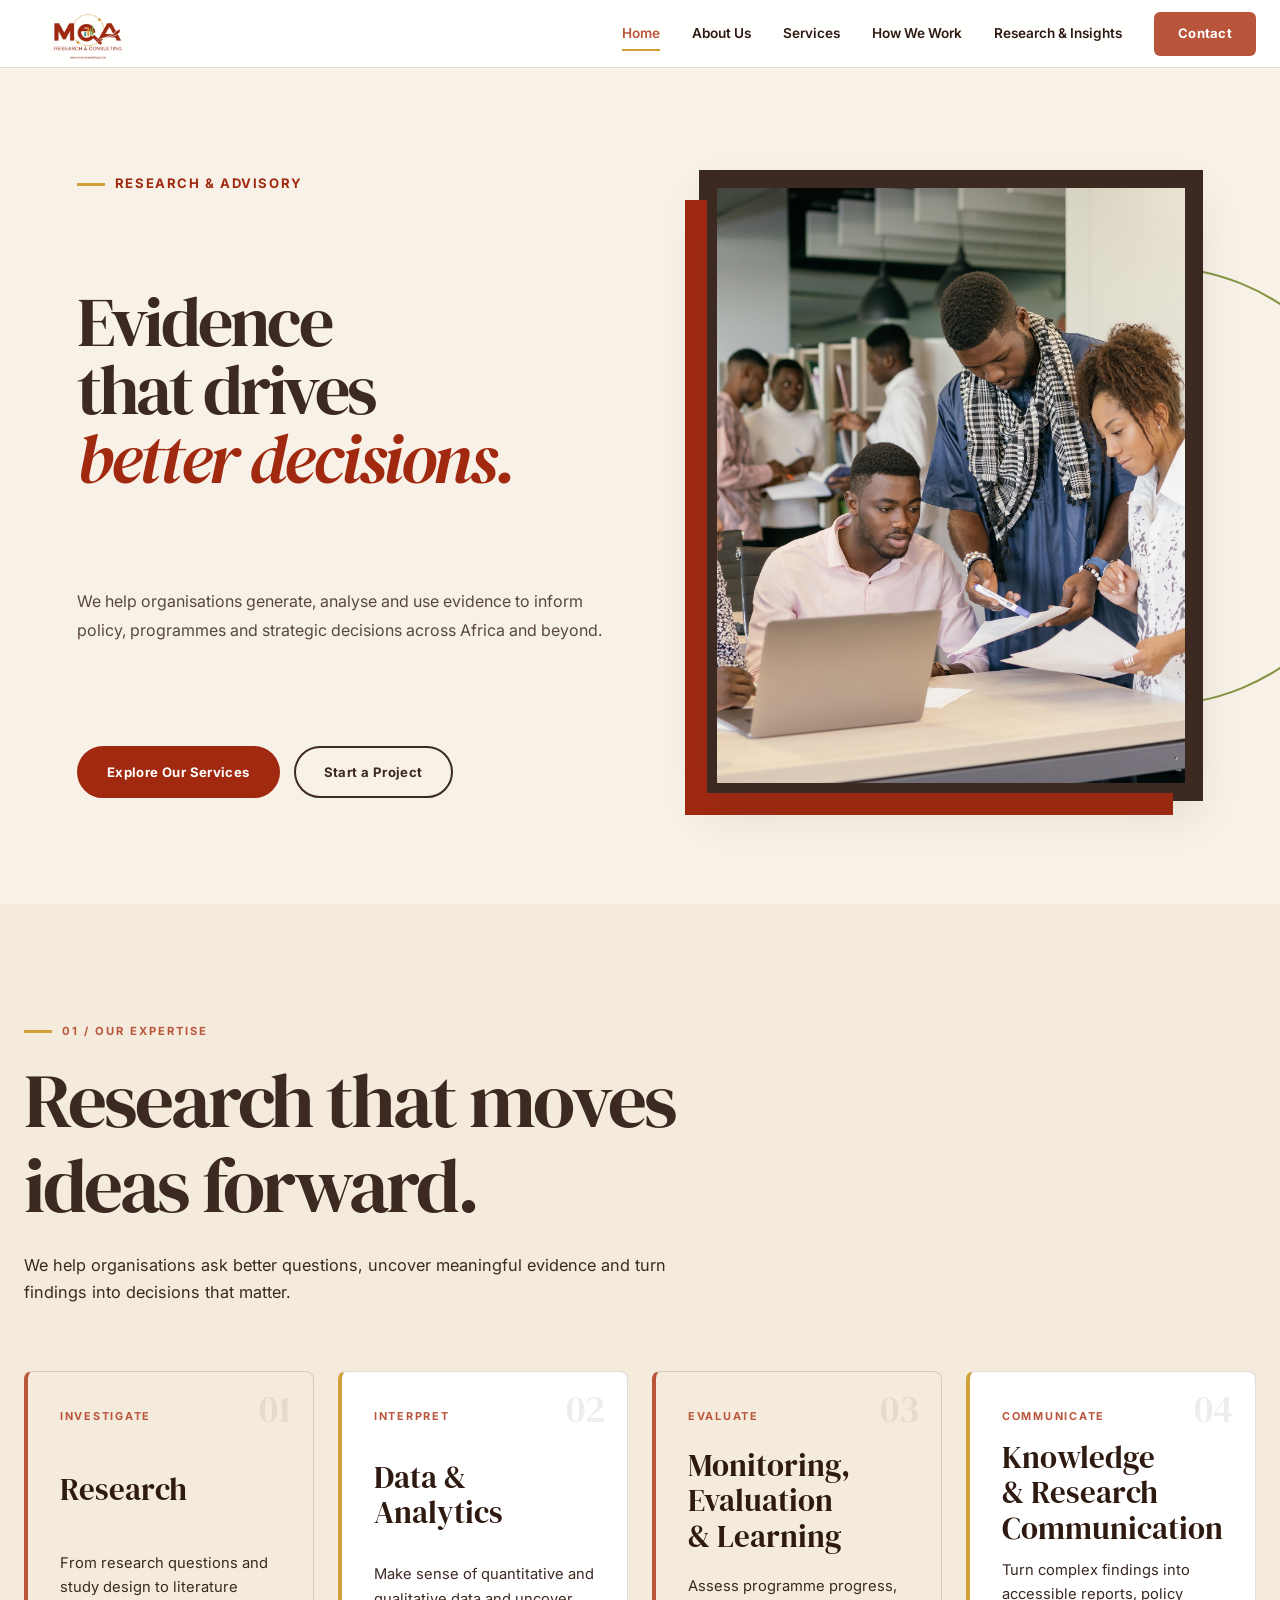
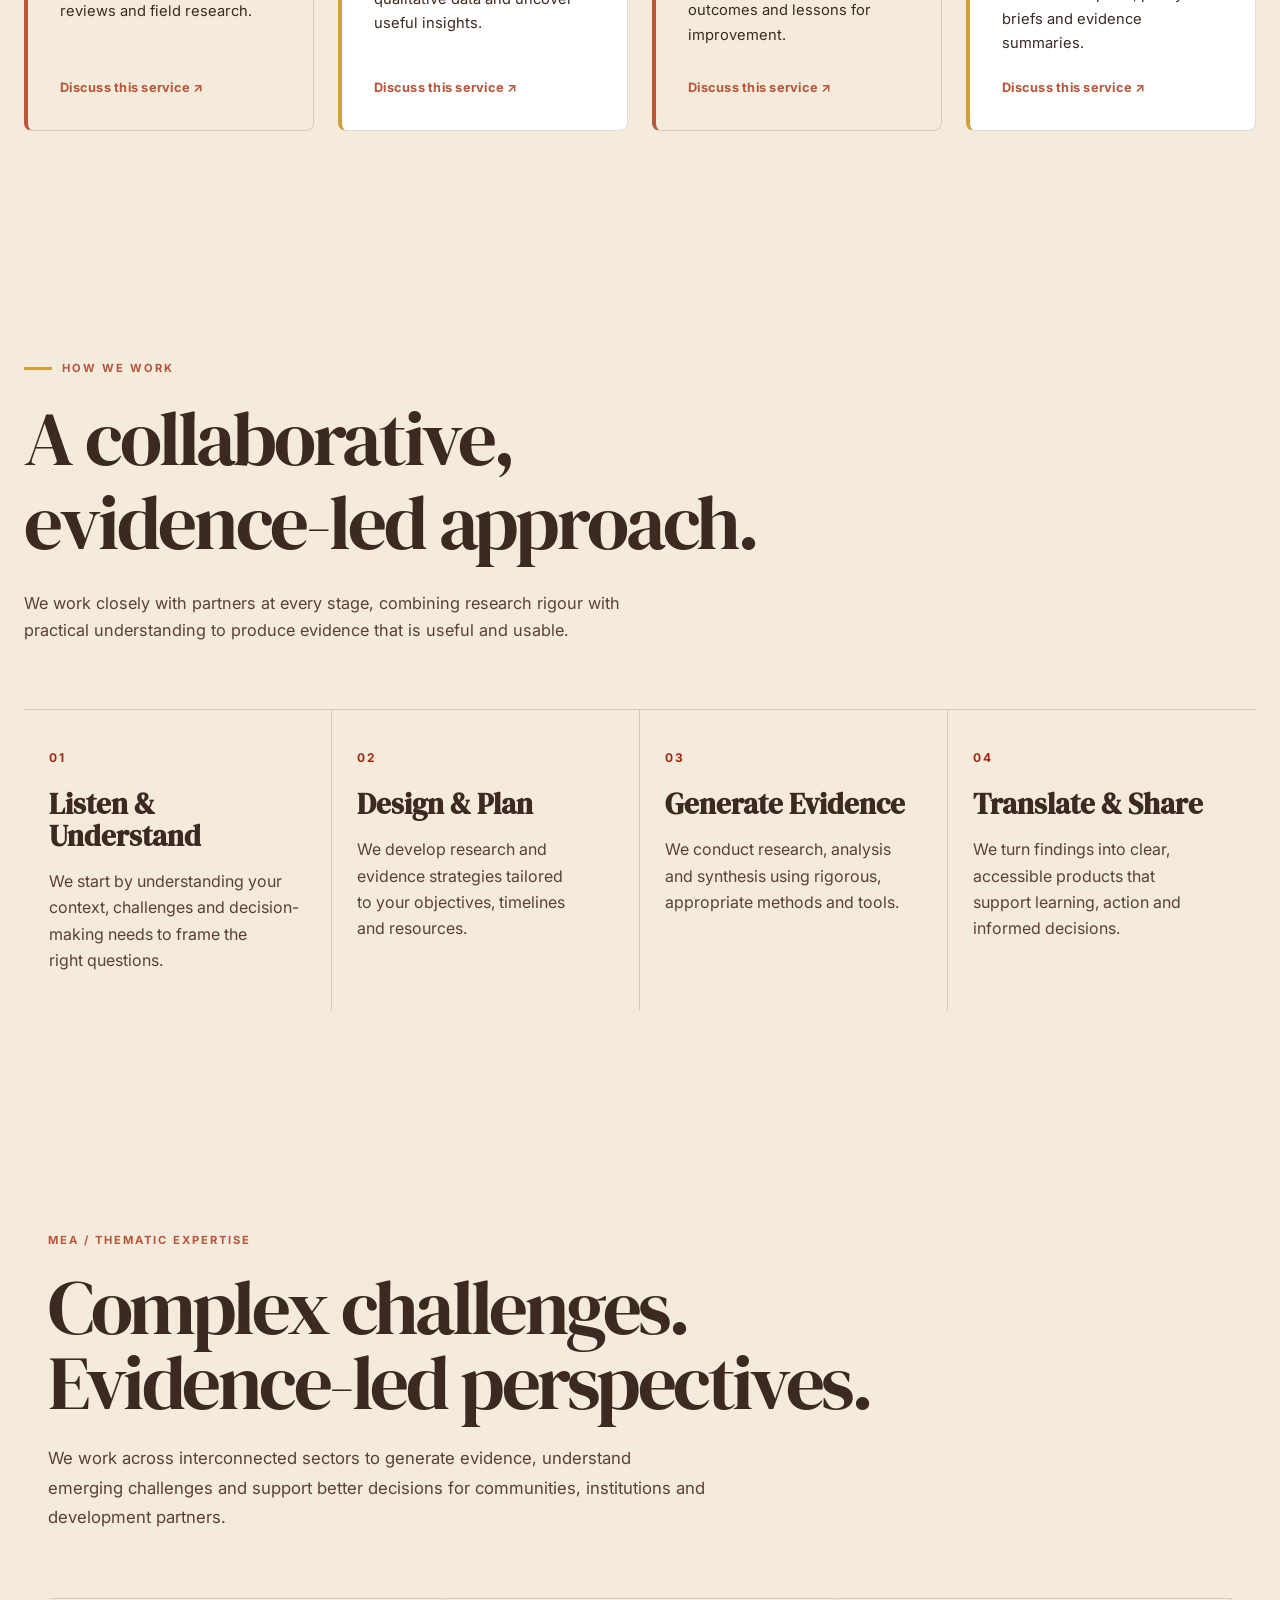
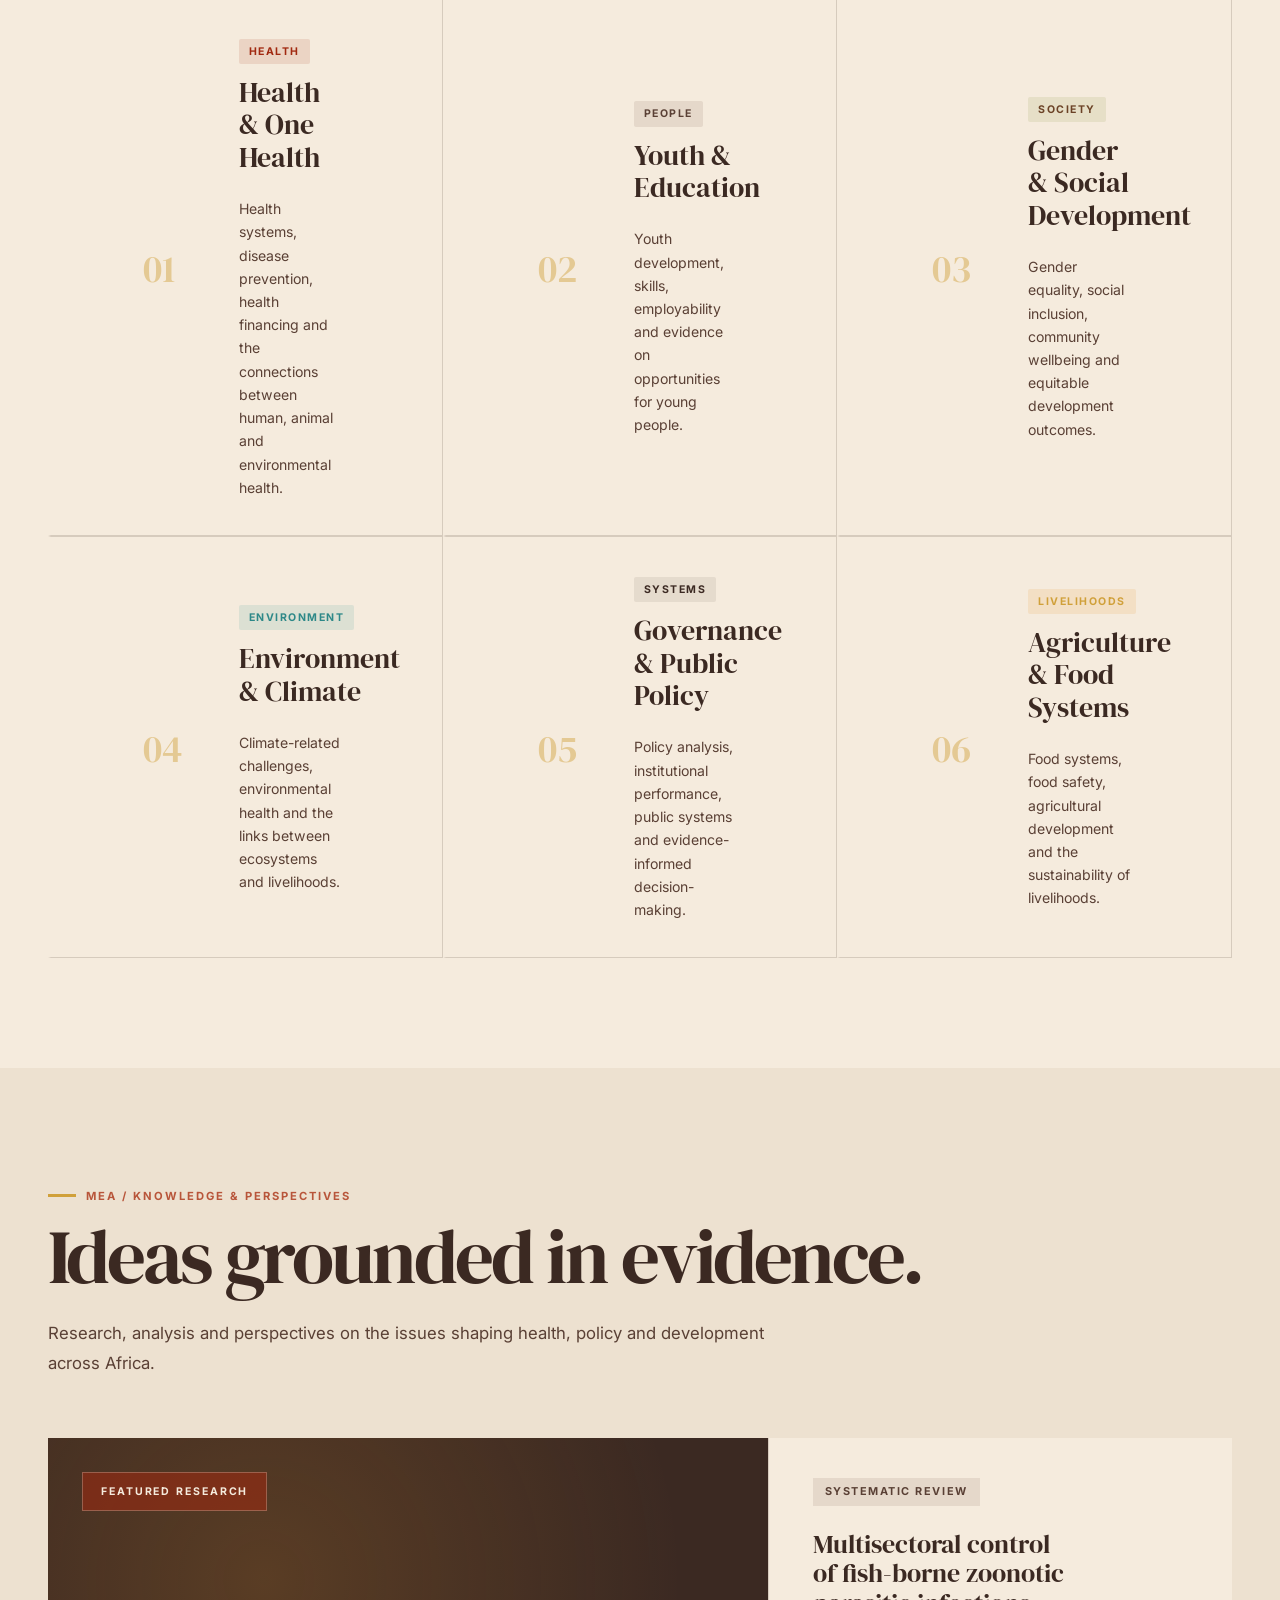
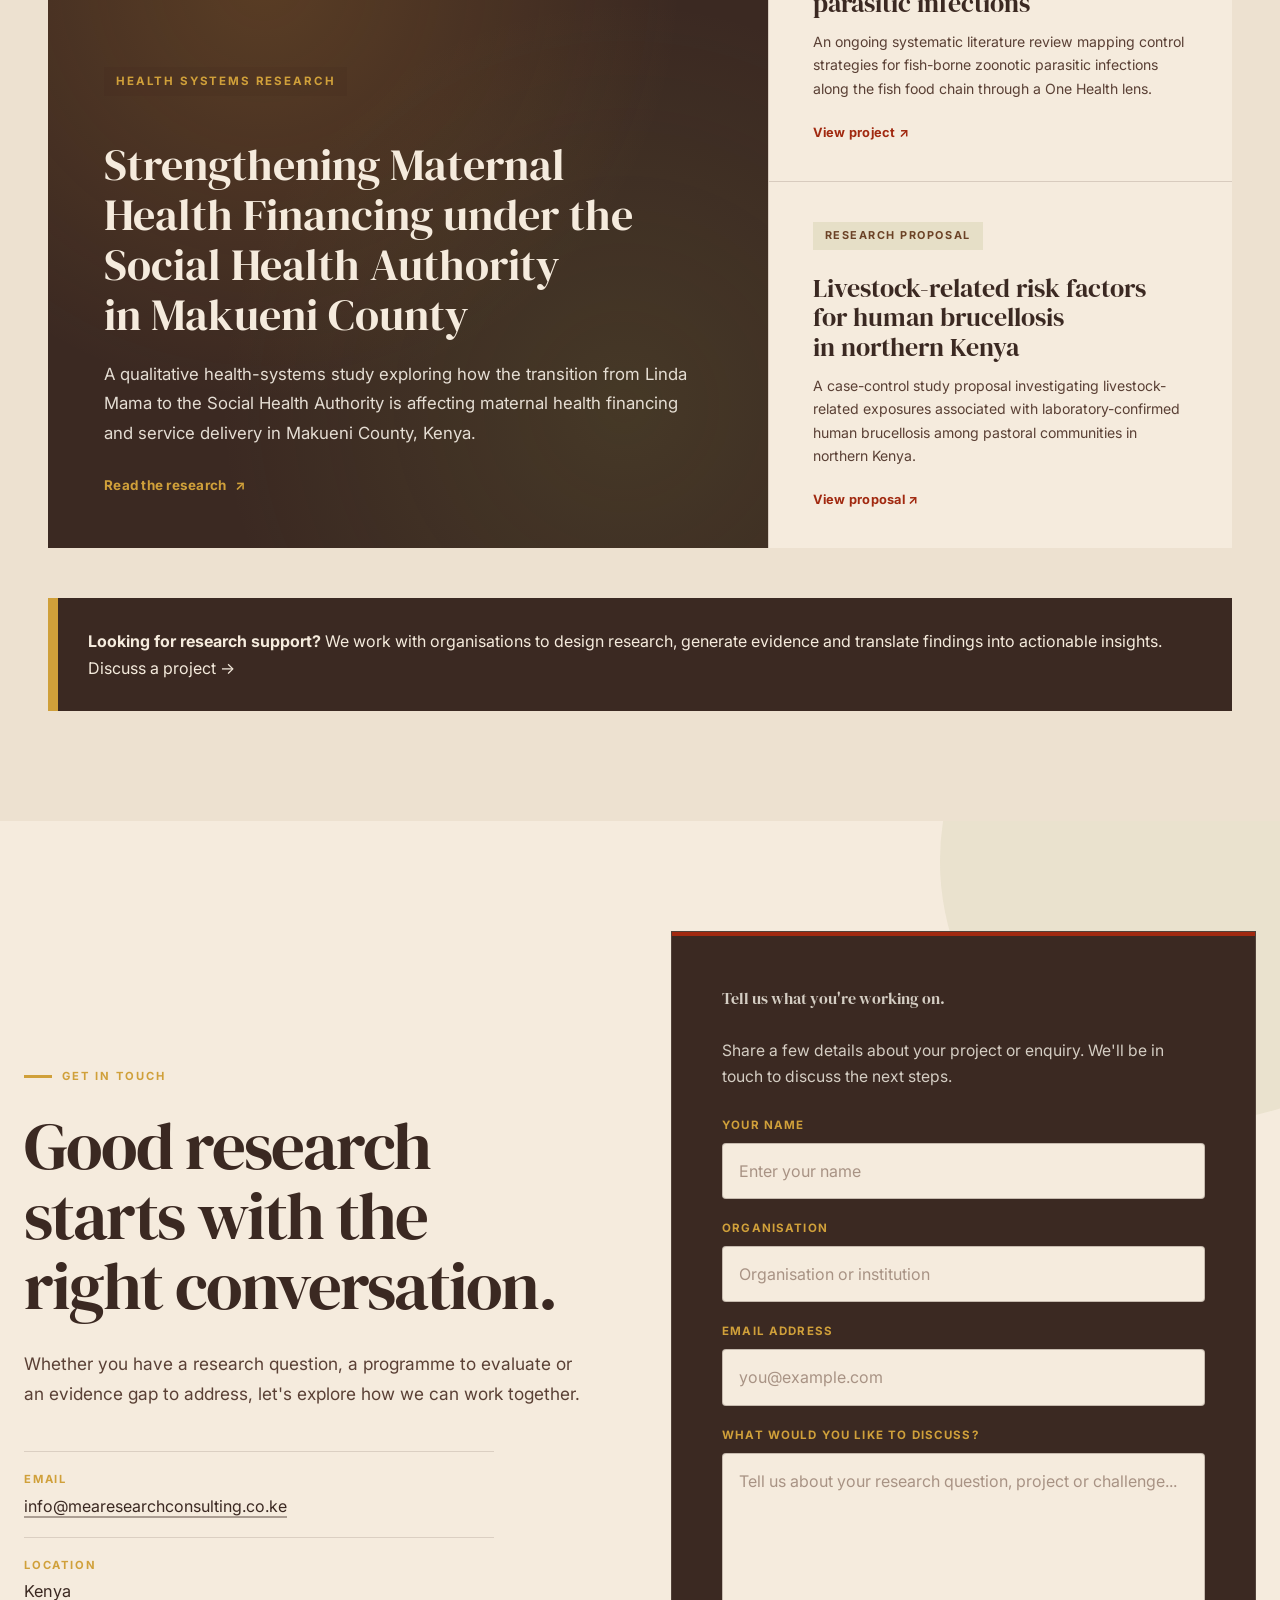
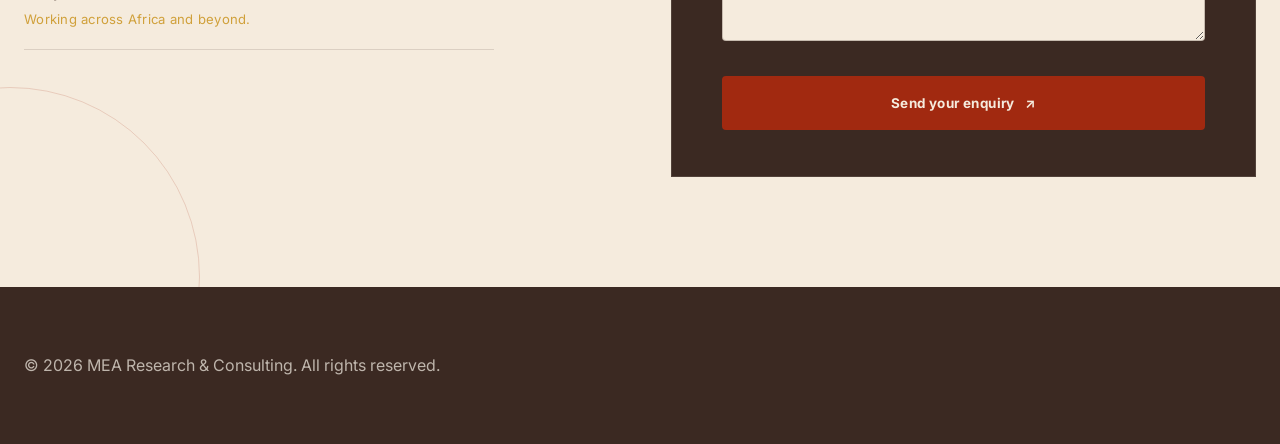
<file: index.html>
<!DOCTYPE html>
<html lang="en">
<head>
    <meta charset="UTF-8">
    <meta name="viewport" content="width=device-width, initial-scale=1.0">

    <link rel="icon" type="image/png" href="images/MEA-logo.png">

    <title>MEA Research & Consulting</title>

    <meta name="description" content="MEA Research & Consulting - evidence, research and insight for better decisions across health, climate, agriculture, youth, education and policy.">

    <link rel="stylesheet" href="style.css">
</head>

<body>

    <header>
    <nav>

        <a href="index.html" class="logo-link">
            <img src="images/MEA-logo.png" alt="MEA Research & Consulting">
        </a>

        <ul>
            <li><a href="index.html" class="active">Home</a></li>
            <li><a href="about.html">About Us</a></li>
            <li><a href="index.html#services">Services</a></li>
            <li><a href="index.html#how-we-work">How We Work</a></li>
            <li><a href="index.html#insights">Research & Insights</a></li>
            <li><a href="#contact" class="nav-cta">Contact</a></li>
        </ul>
        
        
        <button class="menu-toggle" aria-label="Open navigation"></button>

    </nav>
</header>

    <main>

        <section id="home">

            <span class="eyebrow">Research &amp; Advisory</span>

            <h2>Evidence that drives
                <span>better decisions.</span>
            </h2>

            <p>
                We help organisations generate, analyse and use evidence
                to inform policy, programmes and strategic decisions
                across Africa and beyond.
            </p>

            <div class="hero-actions">
                <a href="#services" class="hero-button primary-button">
                    Explore Our Services
                </a>

                <a href="#contact" class="hero-button secondary-button">
                    Start a Project
                </a>
            </div>

            <div class="hero-visual">
                <div class="hero-image-wrap">
                    <img src="images/hero-bg.jpg" alt="Research fieldwork in Africa" class="hero-image">
                </div>
            </div>

        </section>
<section id="services">

            <div class="section-heading">

                <p class="eyebrow">01 / OUR EXPERTISE</p>

                <h2>Research that moves ideas forward.</h2>

                <p>
                    We help organisations ask better questions, uncover meaningful
                    evidence and turn findings into decisions that matter.
                </p>

            </div>


            <div class="services-grid">

                <div class="service-card service-card--investigate">

                    <span class="service-number">01</span>

                    <div class="service-label">INVESTIGATE</div>

                    <h3>Research</h3>

                    <p>
                        From research questions and study design to literature
                        reviews and field research.
                    </p>

                    <a href="#contact" class="service-link">
                        Discuss this service ↗
                    </a>

                </div>


                <div class="service-card service-card--interpret">

                    <span class="service-number">02</span>

                    <div class="service-label">INTERPRET</div>

                    <h3>Data &amp; Analytics</h3>

                    <p>
                        Make sense of quantitative and qualitative data and
                        uncover useful insights.
                    </p>

                    <a href="#contact" class="service-link">
                        Discuss this service ↗
                    </a>

                </div>


                <div class="service-card service-card--evaluate">

                    <span class="service-number">03</span>

                    <div class="service-label">EVALUATE</div>

                    <h3>Monitoring, Evaluation &amp; Learning</h3>

                    <p>
                        Assess programme progress, outcomes and lessons for
                        improvement.
                    </p>

                    <a href="#contact" class="service-link">
                        Discuss this service ↗
                    </a>

                </div>


                <div class="service-card service-card--communicate">

                    <span class="service-number">04</span>

                    <div class="service-label">COMMUNICATE</div>

                    <h3>Knowledge &amp; Research Communication</h3>

                    <p>
                        Turn complex findings into accessible reports, policy
                        briefs and evidence summaries.
                    </p>

                    <a href="#contact" class="service-link">
                        Discuss this service ↗
                    </a>

                </div>

            </div>

        </section>
        <section id="how-we-work">

            <div class="section-heading">

                <p class="eyebrow">HOW WE WORK</p>

                <h2>A collaborative, evidence-led approach.</h2>

                <p>
                    We work closely with partners at every stage,
                    combining research rigour with practical understanding
                    to produce evidence that is useful and usable.
                </p>

            </div>


            <div class="approach-grid">

                <div class="approach-item">

                    <h3>Listen &amp; Understand</h3>

                    <p>
                        We start by understanding your context, challenges
                        and decision-making needs to frame the right questions.
                    </p>

                </div>


                <div class="approach-item">

                    <h3>Design &amp; Plan</h3>

                    <p>
                        We develop research and evidence strategies tailored
                        to your objectives, timelines and resources.
                    </p>

                </div>


                <div class="approach-item">

                    <h3>Generate Evidence</h3>

                    <p>
                        We conduct research, analysis and synthesis using
                        rigorous, appropriate methods and tools.
                    </p>

                </div>


                <div class="approach-item">

                    <h3>Translate &amp; Share</h3>

                    <p>
                        We turn findings into clear, accessible products that
                        support learning, action and informed decisions.
                    </p>

                </div>

            </div>

        </section>
        
<section id="areas">

            <div class="section-heading">

                <p class="eyebrow">MEA / THEMATIC EXPERTISE</p>

                <h2>Complex challenges.<br>Evidence-led perspectives.</h2>

                <p>
                    We work across interconnected sectors to generate evidence,
                    understand emerging challenges and support better decisions
                    for communities, institutions and development partners.
                </p>

            </div>


            <div class="areas-grid">

                <a href="#services" class="area-item health" aria-label="Explore our health and One Health services">
                    <span class="area-num">01</span>
                    <div class="area-content">
                        <span class="area-tag">Health</span>
                        <h3>Health &amp; One Health</h3>
                        <p>Health systems, disease prevention, health financing and the connections between human, animal and environmental health.</p>
                        <span class="area-arrow" aria-hidden="true"></span>
                    </div>
                </a>

                <a href="#services" class="area-item people" aria-label="Explore our youth and education services">
                    <span class="area-num">02</span>
                    <div class="area-content">
                        <span class="area-tag">People</span>
                        <h3>Youth &amp; Education</h3>
                        <p>Youth development, skills, employability and evidence on opportunities for young people.</p>
                        <span class="area-arrow" aria-hidden="true"></span>
                    </div>
                </a>

                <a href="#services" class="area-item society" aria-label="Explore our gender and social development services">
                    <span class="area-num">03</span>
                    <div class="area-content">
                        <span class="area-tag">Society</span>
                        <h3>Gender &amp; Social Development</h3>
                        <p>Gender equality, social inclusion, community wellbeing and equitable development outcomes.</p>
                        <span class="area-arrow" aria-hidden="true"></span>
                    </div>
                </a>

                <a href="#services" class="area-item environment" aria-label="Explore our environment and climate services">
                    <span class="area-num">04</span>
                    <div class="area-content">
                        <span class="area-tag">Environment</span>
                        <h3>Environment &amp; Climate</h3>
                        <p>Climate-related challenges, environmental health and the links between ecosystems and livelihoods.</p>
                        <span class="area-arrow" aria-hidden="true"></span>
                    </div>
                </a>

                <a href="#services" class="area-item systems" aria-label="Explore our governance and public policy services">
                    <span class="area-num">05</span>
                    <div class="area-content">
                        <span class="area-tag">Systems</span>
                        <h3>Governance &amp; Public Policy</h3>
                        <p>Policy analysis, institutional performance, public systems and evidence-informed decision-making.</p>
                        <span class="area-arrow" aria-hidden="true"></span>
                    </div>
                </a>

                <a href="#services" class="area-item livelihoods" aria-label="Explore our agriculture and food systems services">
                    <span class="area-num">06</span>
                    <div class="area-content">
                        <span class="area-tag">Livelihoods</span>
                        <h3>Agriculture &amp; Food Systems</h3>
                        <p>Food systems, food safety, agricultural development and the sustainability of livelihoods.</p>
                        <span class="area-arrow" aria-hidden="true"></span>
                    </div>
                </a>

            </div>

        </section>
<section id="insights">

            <div class="section-heading">

                <p class="eyebrow">MEA / KNOWLEDGE &amp; PERSPECTIVES</p>

                <h2>Ideas grounded in evidence.</h2>

                <p>
                    Research, analysis and perspectives on the issues shaping
                    health, policy and development across Africa.
                </p>

            </div>


            <div class="insights-layout">

                <a href="makueni-health.html" class="insight-feature" aria-label="Read the Makueni maternal health financing research">

                    <div class="insight-feature__media" aria-hidden="true">
                        <span class="insight-feature__stamp">FEATURED RESEARCH</span>
                    </div>

                    <div class="insight-feature__body">
                        <span class="insight-type">Health Systems Research</span>
                        <h3>Strengthening Maternal Health Financing under the Social Health Authority in Makueni County</h3>
                        <p>A qualitative health-systems study exploring how the transition from Linda Mama to the Social Health Authority is affecting maternal health financing and service delivery in Makueni County, Kenya.</p>
                        <span class="insight-link">Read the research <span aria-hidden="true">↗</span></span>
                    </div>

                </a>


                <div class="insights-side">

                    <article class="insight-entry">

                        <span class="insight-type insight-type--review">Systematic Review</span>
                        <h3>Multisectoral control of fish-borne zoonotic parasitic infections</h3>
                        <p>An ongoing systematic literature review mapping control strategies for fish-borne zoonotic parasitic infections along the fish food chain through a One Health lens.</p>
                        <a href="fish-parasites.html" class="insight-link">View project <span aria-hidden="true">↗</span></a>

                    </article>


                    <article class="insight-entry">

                        <span class="insight-type insight-type--proposal">Research Proposal</span>
                        <h3>Livestock-related risk factors for human brucellosis in northern Kenya</h3>
                        <p>A case-control study proposal investigating livestock-related exposures associated with laboratory-confirmed human brucellosis among pastoral communities in northern Kenya.</p>
                        <a href="brucellosis.html" class="insight-link">View proposal <span aria-hidden="true">↗</span></a>

                    </article>

                </div>

            </div>


            <div class="insights-note">

                <p>
                    <strong>Looking for research support?</strong>
                    We work with organisations to design research,
                    generate evidence and translate findings into
                    actionable insights.
                </p>

                <a href="#contact">Discuss a project →</a>

            </div>

        </section>
        
        <section id="contact">

            <div class="contact-container">

                <div class="contact-intro">

                    <p class="eyebrow">GET IN TOUCH</p>

                    <h2>Good research starts with the right conversation.</h2>

                    <p>
                        Whether you have a research question, a programme to
                        evaluate or an evidence gap to address, let's explore
                        how we can work together.
                    </p>

                    <div class="contact-details">

                        <div>
                            <strong>Email</strong>
                            <a href="mailto:info@mearesearchconsulting.co.ke">info@mearesearchconsulting.co.ke</a>
                        </div>

                        <div>
                            <strong>Location</strong>
                            <p>Kenya</p>
                            <p class="contact-locationscope">Working across Africa and beyond.</p>
                        </div>

                    </div>

                </div>


<div id="contact-form">

                    <div class="contact-form__intro" id="form-intro">
                        <p>Tell us what you're working on.</p>
                        <p>Share a few details about your project or enquiry. We'll be in touch to discuss the next steps.</p>
                    </div>

                    <form
                    action="https://formsubmit.co/essymurunga21@gmail.com"
                    method="POST"
                    aria-labelledby="form-intro"
                    >
                
                     <input type="hidden" name="_subject" value="New enquiry from the MEA website">
                     <input
                    type="hidden"
                    name="_url"
                    value="https://africayouthresearchnetwork-glitch.github.io/mea-website/"
                >

                   <input type="hidden" name="_captcha" value="false">
                    <div class="form-group">

                        <label for="name">Your name</label>

                        <input
                            type="text"
                            id="name"
                            name="name"
                            placeholder="Enter your name"
                            required
                            autocomplete="name"
                        >

                    </div>


                    <div class="form-group">

                        <label for="organisation">Organisation</label>

                        <input
                            type="text"
                            id="organisation"
                            name="organisation"
                            placeholder="Organisation or institution"
                            autocomplete="organization"
                        >

                    </div>


                    <div class="form-group">

                        <label for="email">Email address</label>

                        <input
                            type="email"
                            id="email"
                            name="email"
                            placeholder="you@example.com"
                            required
                            autocomplete="email"
                        >

                    </div>


                    <div class="form-group">

                        <label for="message">What would you like to discuss?</label>

                        <textarea
                            id="message"
                            name="message"
                            rows="6"
                            placeholder="Tell us about your research question, project or challenge..."
                            required
                        ></textarea>

                    </div>


                    <button type="submit">
                        Send your enquiry <span aria-hidden="true">↗</span>
                    </button>

                </form>

            </div>

        </section>                                       
    </main>

    <footer>
        <p>© 2026 MEA Research & Consulting. All rights reserved.</p>
    </footer>

    <script src="script.js"></script>

</body>
</html>
</file>
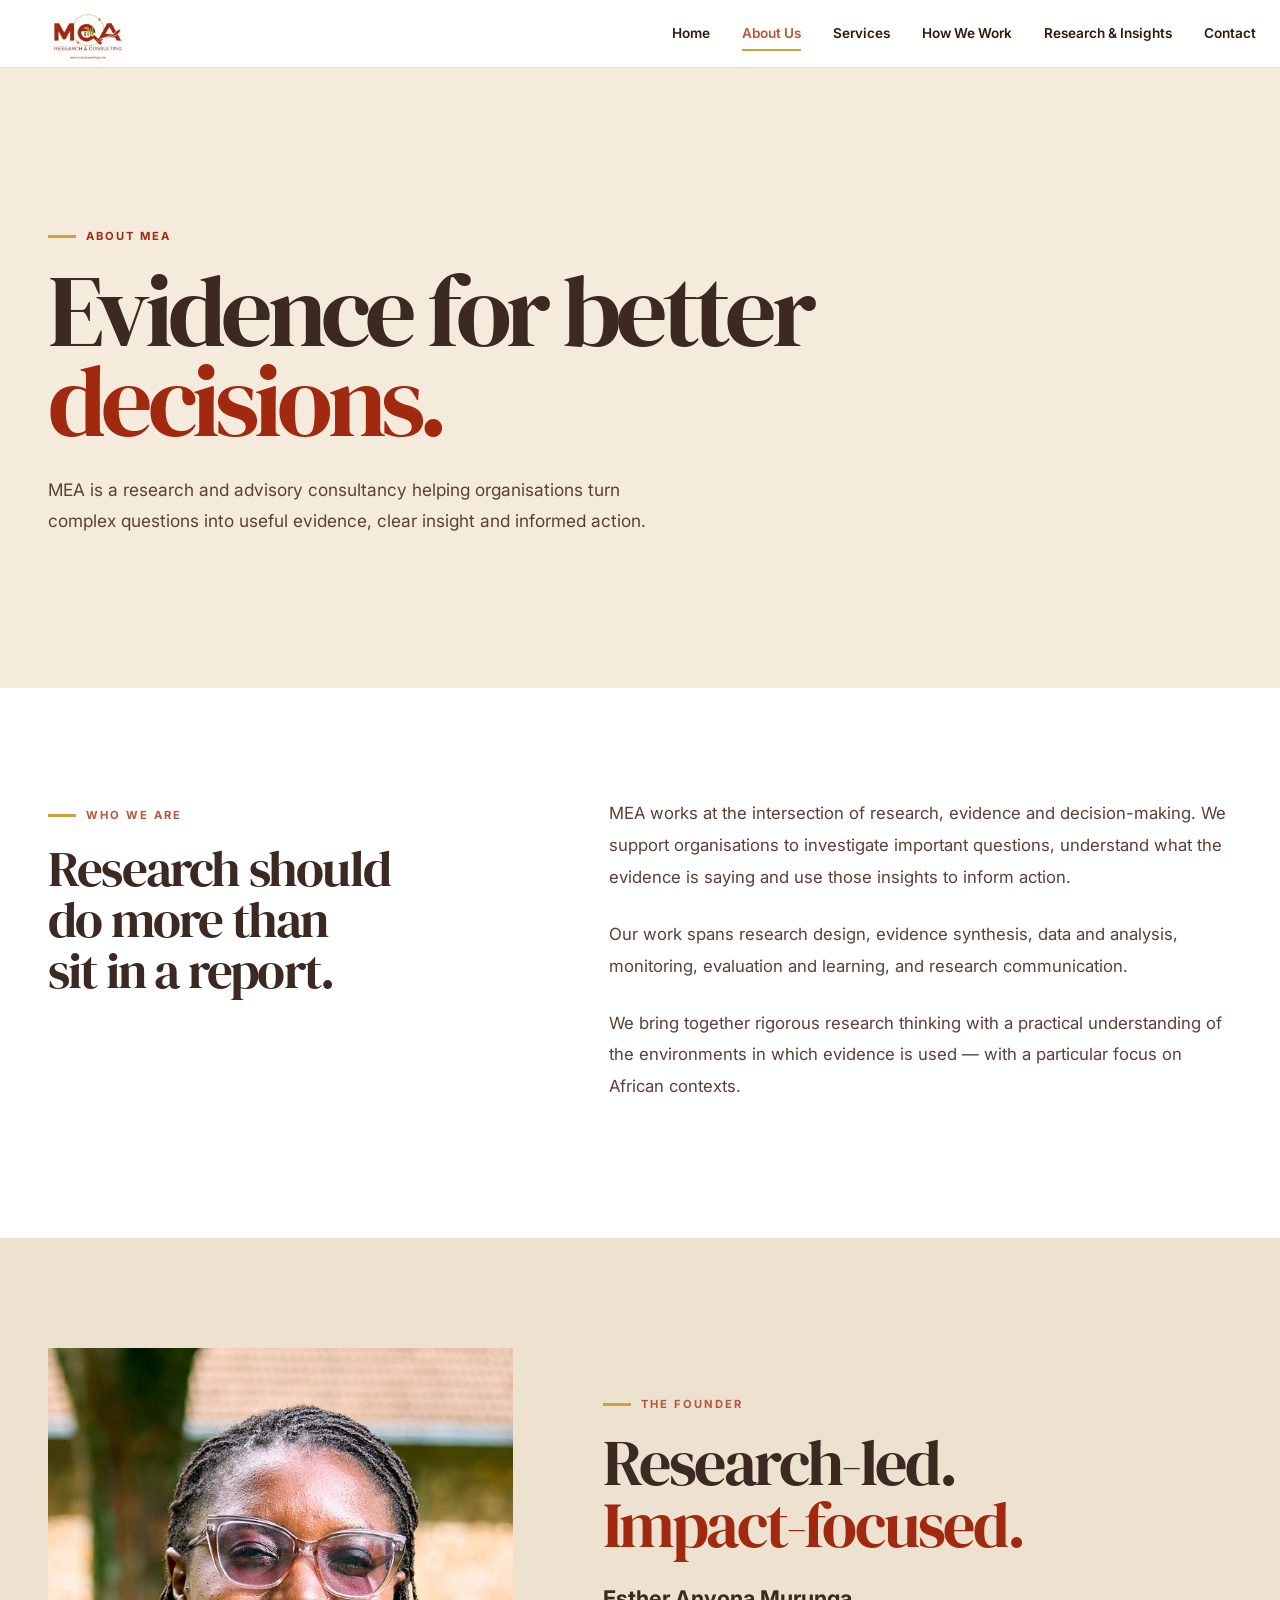
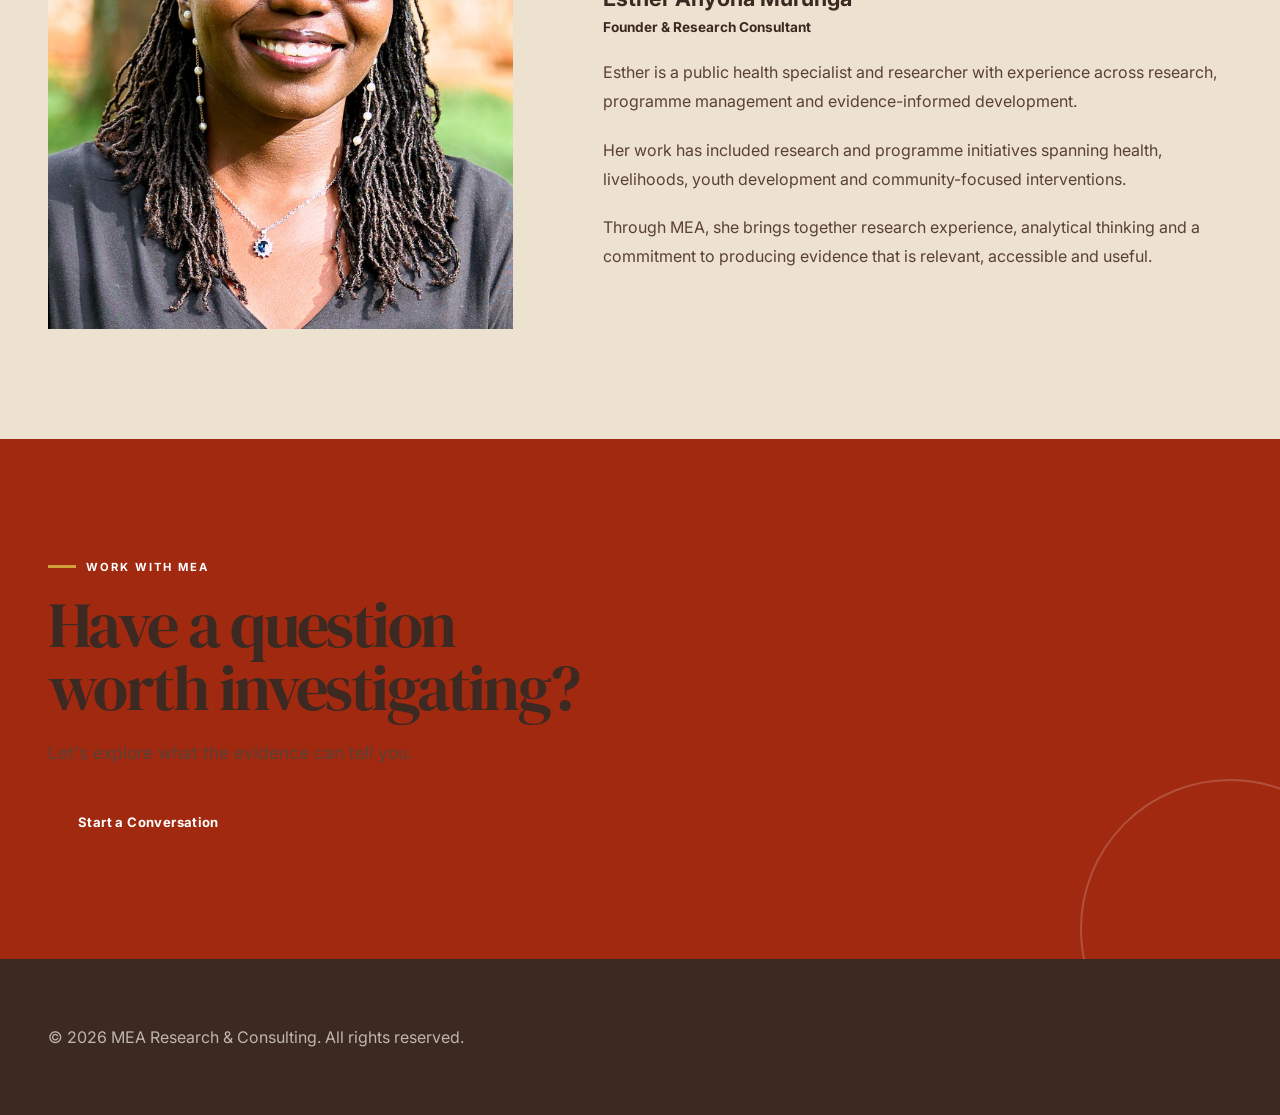
<file: about.html>
<!DOCTYPE html>
<html lang="en">
<head>
    <meta charset="UTF-8">
    <meta name="viewport" content="width=device-width, initial-scale=1.0">

    <link rel="icon" type="image/png" href="images/MEA-logo.png">

    <title>About Us | MEA</title>

    <meta name="description" content="Learn about MEA, a research and advisory consultancy focused on generating evidence and turning research into actionable insight.">

    <link rel="stylesheet" href="style.css">
</head>

<body>

    <!-- HEADER -->
     <header>
    <nav>

        <a href="index.html" class="logo-link">
            <img src="images/MEA-logo.png" alt="MEA Research & Consulting">
        </a>

        <ul>
            <li><a href="index.html">Home</a></li>
            <li><a href="about.html" class="active">About Us</a></li>
            <li><a href="index.html#services">Services</a></li>
            <li><a href="index.html#how-we-work">How We Work</a></li>
            <li><a href="index.html#insights">Research & Insights</a></li>
            <li><a href="index.html#contact">Contact</a></li>
        </ul>
        
        
        <button class="menu-toggle" aria-label="Open navigation"></button>

    </nav>
</header>


    <!-- PAGE HERO -->
    <main>

        <section class="page-hero">
            <div class="container">

                <span class="eyebrow">ABOUT MEA</span>

                <h1>
                    Evidence for better
                    <span>decisions.</span>
                </h1>

                <p>
                    MEA is a research and advisory consultancy helping
                    organisations turn complex questions into useful evidence,
                    clear insight and informed action.
                </p>

            </div>
        </section>


        <!-- ABOUT MEA -->
        <section class="about-page-section">
            <div class="container about-page-grid">

                <div class="section-intro">
                    <span class="eyebrow">WHO WE ARE</span>

                    <h2>
                        Research should do more
                        than sit in a report.
                    </h2>
                </div>

                <div class="about-page-copy">

                    <p>
                        MEA works at the intersection of research, evidence
                        and decision-making. We support organisations to
                        investigate important questions, understand what
                        the evidence is saying and use those insights to
                        inform action.
                    </p>

                    <p>
                        Our work spans research design, evidence synthesis,
                        data and analysis, monitoring, evaluation and
                        learning, and research communication.
                    </p>

                    <p>
                        We bring together rigorous research thinking with a
                        practical understanding of the environments in which
                        evidence is used — with a particular focus on African
                        contexts.
                    </p>

                </div>

            </div>
        </section>


        <!-- FOUNDER -->
        <section class="founder-page-section">

            <div class="container founder-page-grid">

                <div class="founder-image">

                    <img
                        src="images/esther-murunga.jpg"
                        alt="Esther Anyona Murunga, Founder and Research Consultant at MEA"
                    >

                </div>


                <div class="founder-content">

                    <span class="eyebrow">THE FOUNDER</span>

                    <h2>
                        Research-led.
                        <span>Impact-focused.</span>
                    </h2>

                    <h3>Esther Anyona Murunga</h3>

                    <p class="founder-role">
                        Founder & Research Consultant
                    </p>

                    <p>
                        Esther is a public health specialist and researcher
                        with experience across research, programme
                        management and evidence-informed development.
                    </p>

                    <p>
                        Her work has included research and programme
                        initiatives spanning health, livelihoods, youth
                        development and community-focused interventions.
                    </p>

                    <p>
                        Through MEA, she brings together research experience,
                        analytical thinking and a commitment to producing
                        evidence that is relevant, accessible and useful.
                    </p>

                </div>

            </div>

        </section>


        <!-- CTA -->
        <section class="about-page-cta">

            <div class="container">

                <span class="eyebrow">WORK WITH MEA</span>

                <h2>
                    Have a question
                    worth investigating?
                </h2>

                <p>
                    Let's explore what the evidence can tell you.
                </p>

                <a href="index.html#contact" class="btn btn-primary">
                    Start a Conversation
                </a>

            </div>

        </section>

    </main>


    <!-- FOOTER -->
    <footer class="site-footer">

        <div class="container">

            <p>
                © 2026 MEA Research & Consulting. All rights reserved.
            </p>

        </div>

    </footer>


    <script src="script.js"></script>

</body>
</html>
</file>
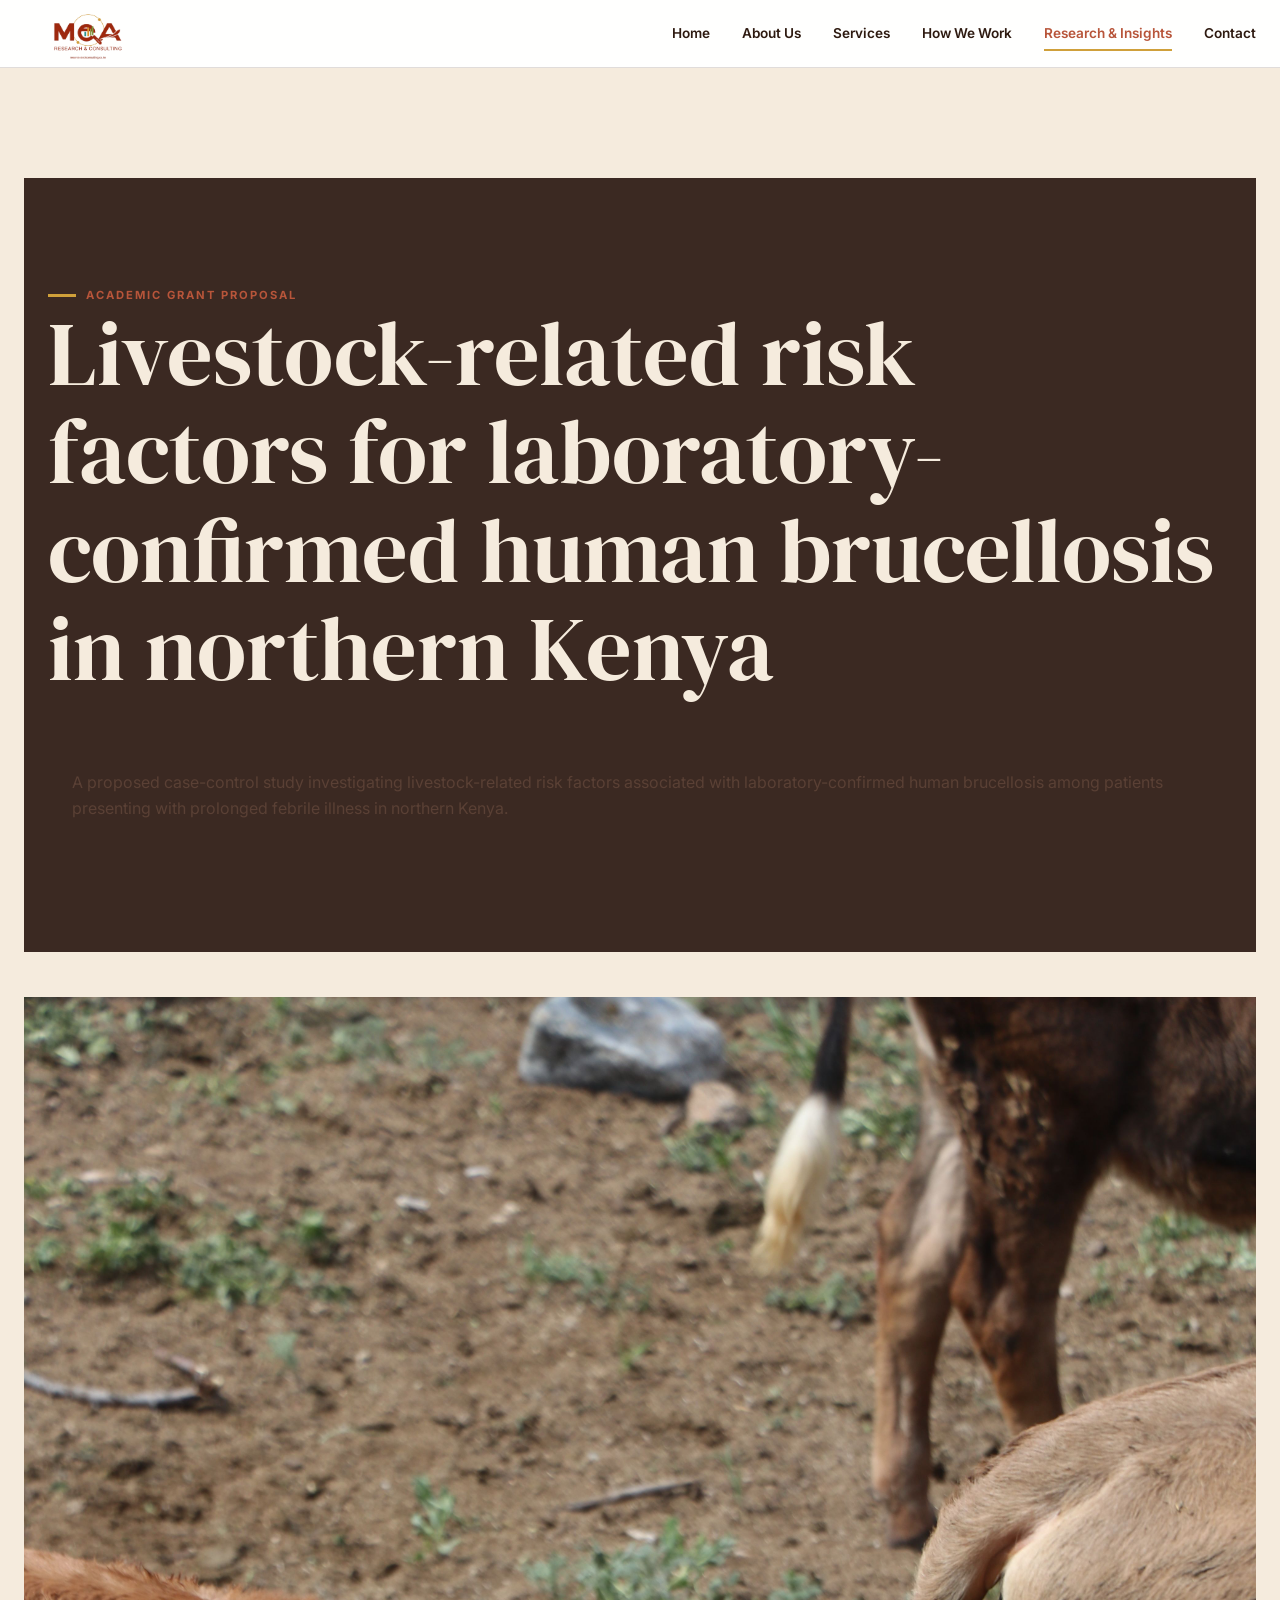
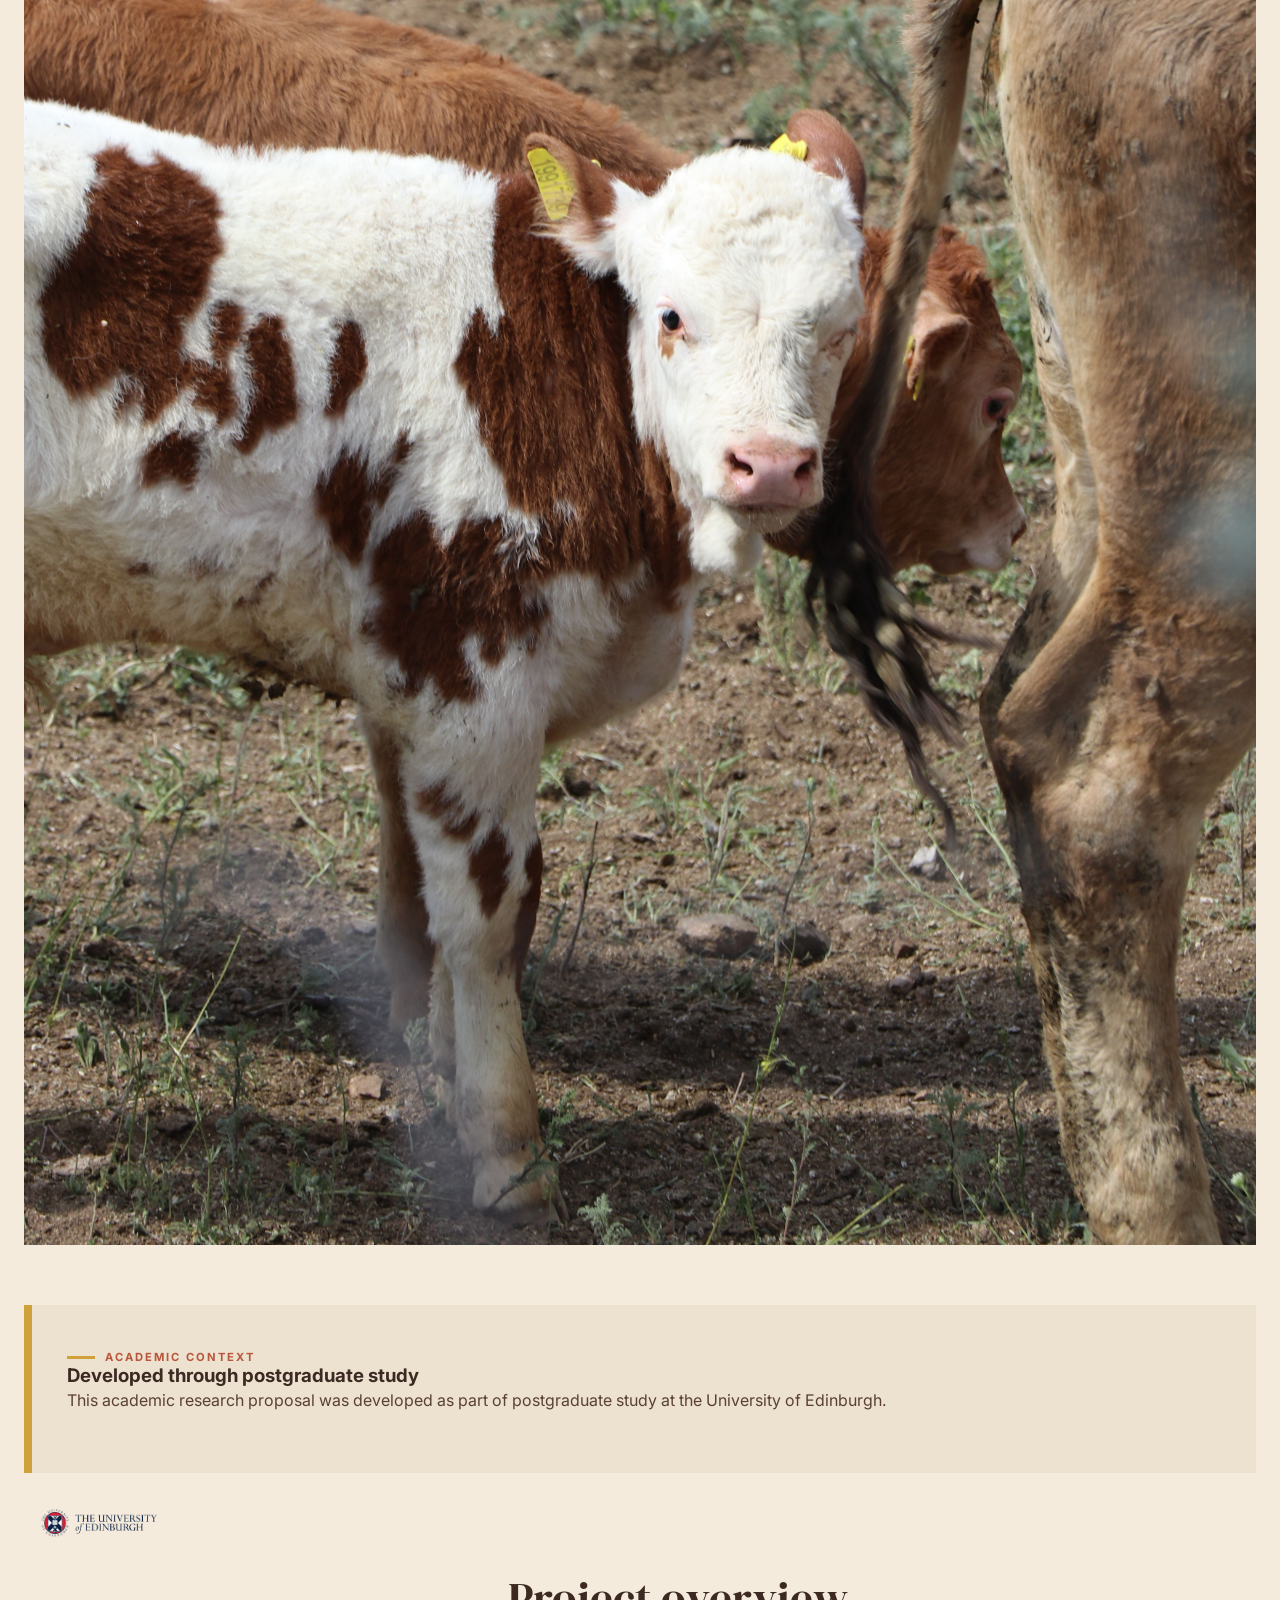
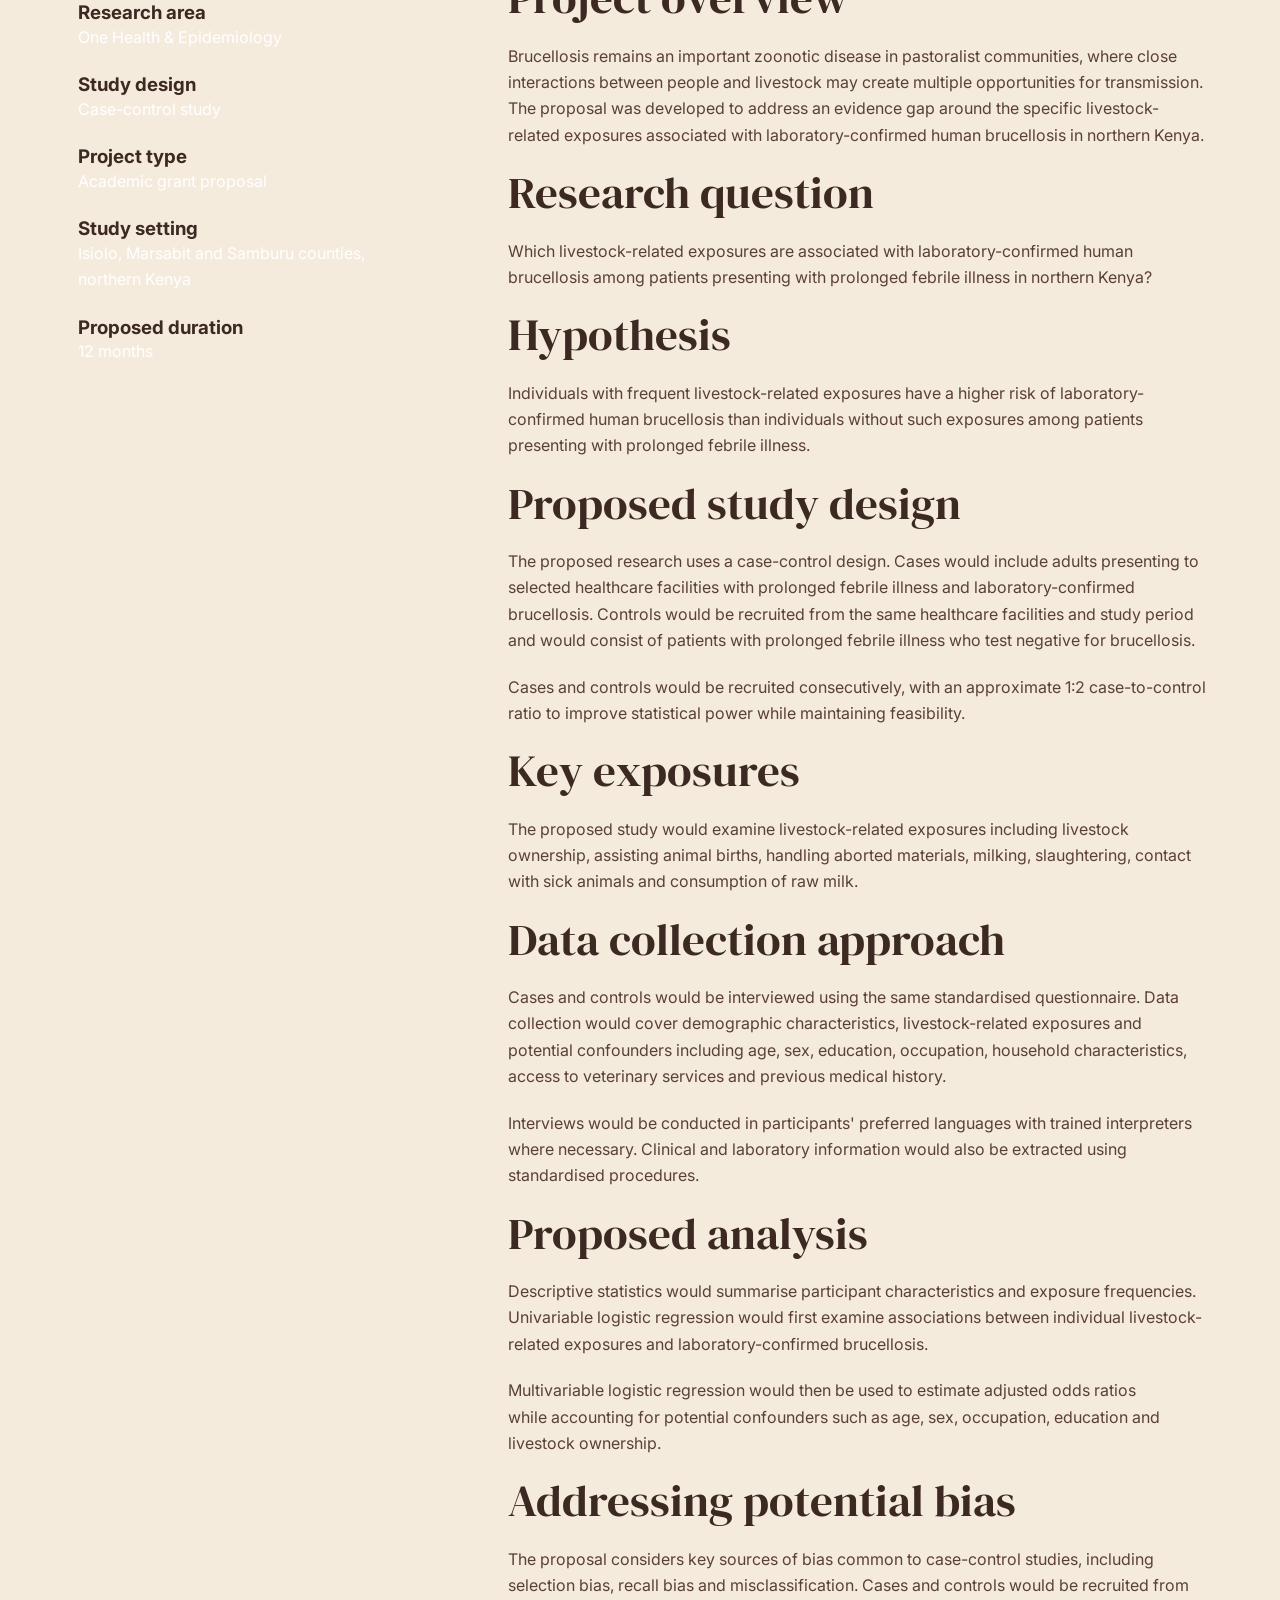
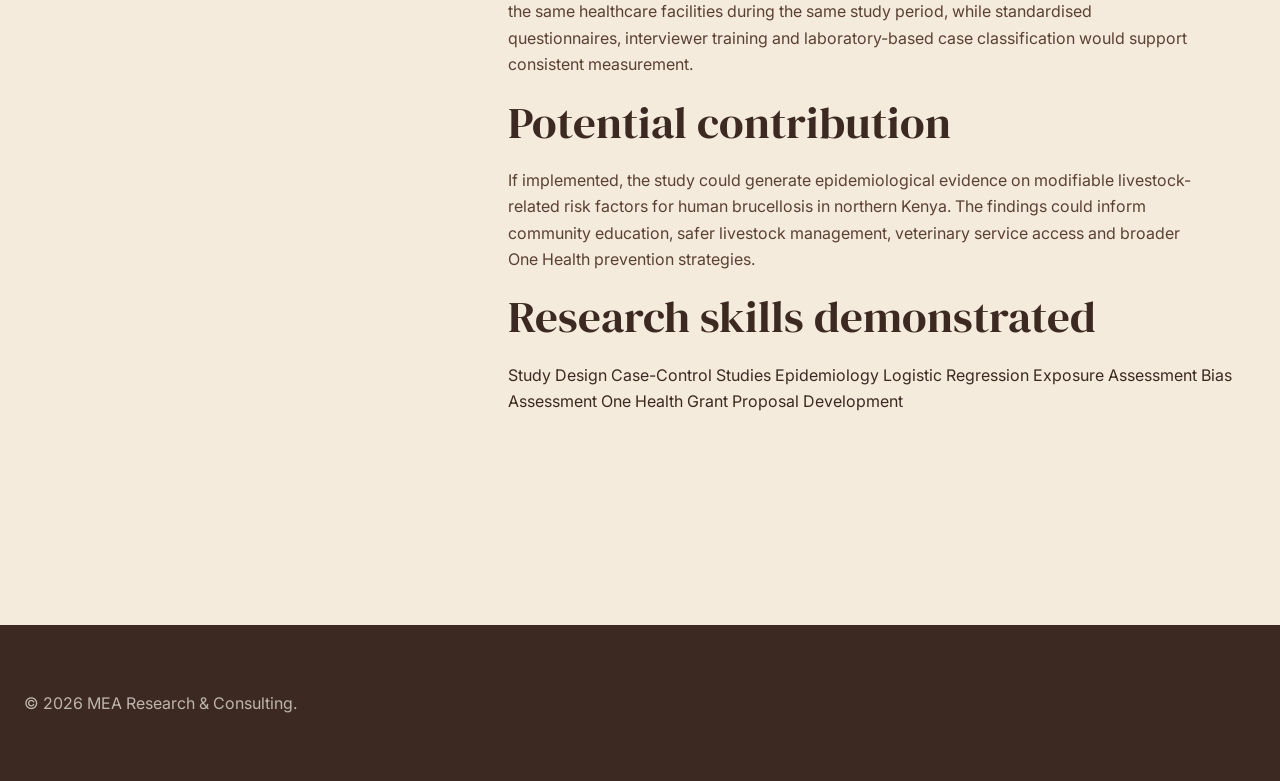
<file: brucellosis.html>
<!DOCTYPE html>
<html lang="en">

<head>
    <meta charset="UTF-8">
    <meta name="viewport" content="width=device-width, initial-scale=1.0">

    <link rel="icon" type="image/png" href="images/MEA-logo.png">

    <title>Brucellosis Research Proposal | MEA Research & Consulting</title>

    <meta name="description" content="A proposed case-control study investigating livestock-related risk factors associated with laboratory-confirmed human brucellosis among pastoral communities in northern Kenya.">

    <link rel="stylesheet" href="style.css">
</head>

<body>

    <!-- HEADER -->

    <header>
    <nav>

        <a href="index.html" class="logo-link">
            <img src="images/MEA-logo.png" alt="MEA Research & Consulting">
        </a>

        <ul>
            <li><a href="index.html">Home</a></li>
            <li><a href="about.html">About Us</a></li>
            <li><a href="index.html#services">Services</a></li>
            <li><a href="index.html#how-we-work">How We Work</a></li>
            <li><a href="index.html#insights" class="active">Research & Insights</a></li>
            <li><a href="index.html#contact">Contact</a></li>
        </ul>
        
        
        <button class="menu-toggle" aria-label="Open navigation"></button>

    </nav>
</header>


    <!-- PROJECT -->

    <main>

        <section class="project-page">

            <div class="project-header">

                <p class="eyebrow">ACADEMIC GRANT PROPOSAL</p>

                <h1>
                    Livestock-related risk factors for
                    laboratory-confirmed human brucellosis
                    in northern Kenya
                </h1>

                <p class="project-intro">
                    A proposed case-control study investigating
                    livestock-related risk factors associated with
                    laboratory-confirmed human brucellosis among patients
                    presenting with prolonged febrile illness in northern Kenya.
                </p>

            </div>

            <div class="project-image">
                <img
                src="images/brucellosis-livestock.jpg"
                alt="Livestock in a pastoral setting in northern Kenya"
                >
            </div>
            
            <div class="academic-context">
                
                <div class="academic-context-text">
                    
                    <p class="eyebrow">ACADEMIC CONTEXT</p>
                    
                    <h3>
                        Developed through postgraduate study
                    </h3>
                    
                    <p>
                        This academic research proposal was developed as part of
                        postgraduate study at the University of Edinburgh.
                    </p>
                
                </div>
            
            </div>
            <div class="university-logo">
                <img
                src="images/edinburgh-logo.png"
                alt="University of Edinburgh"
                >
            </div>


            <div class="project-details">

                <aside class="project-sidebar">

                    <div class="project-info">
                        <h3>Research area</h3>
                        <p>One Health & Epidemiology</p>
                    </div>

                    <div class="project-info">
                        <h3>Study design</h3>
                        <p>Case-control study</p>
                    </div>

                    <div class="project-info">
                        <h3>Project type</h3>
                        <p>Academic grant proposal</p>
                    </div>

                    <div class="project-info">
                        <h3>Study setting</h3>
                        <p>
                            Isiolo, Marsabit and Samburu counties,
                            northern Kenya
                        </p>
                    </div>

                    <div class="project-info">
                        <h3>Proposed duration</h3>
                        <p>12 months</p>
                    </div>

                </aside>


                <div class="project-content">

                    <h2>Project overview</h2>

                    <p>
                        Brucellosis remains an important zoonotic disease in
                        pastoralist communities, where close interactions between
                        people and livestock may create multiple opportunities
                        for transmission. The proposal was developed to address
                        an evidence gap around the specific livestock-related
                        exposures associated with laboratory-confirmed human
                        brucellosis in northern Kenya.
                    </p>


                    <h2>Research question</h2>

                    <p>
                        Which livestock-related exposures are associated with
                        laboratory-confirmed human brucellosis among patients
                        presenting with prolonged febrile illness in northern Kenya?
                    </p>


                    <h2>Hypothesis</h2>

                    <p>
                        Individuals with frequent livestock-related exposures
                        have a higher risk of laboratory-confirmed human
                        brucellosis than individuals without such exposures
                        among patients presenting with prolonged febrile illness.
                    </p>


                    <h2>Proposed study design</h2>

                    <p>
                        The proposed research uses a case-control design.
                        Cases would include adults presenting to selected
                        healthcare facilities with prolonged febrile illness
                        and laboratory-confirmed brucellosis. Controls would
                        be recruited from the same healthcare facilities and
                        study period and would consist of patients with
                        prolonged febrile illness who test negative for
                        brucellosis.
                    </p>

                    <p>
                        Cases and controls would be recruited consecutively,
                        with an approximate 1:2 case-to-control ratio to
                        improve statistical power while maintaining feasibility.
                    </p>


                    <h2>Key exposures</h2>

                    <p>
                        The proposed study would examine livestock-related
                        exposures including livestock ownership, assisting
                        animal births, handling aborted materials, milking,
                        slaughtering, contact with sick animals and consumption
                        of raw milk.
                    </p>


                    <h2>Data collection approach</h2>

                    <p>
                        Cases and controls would be interviewed using the same
                        standardised questionnaire. Data collection would cover
                        demographic characteristics, livestock-related exposures
                        and potential confounders including age, sex, education,
                        occupation, household characteristics, access to
                        veterinary services and previous medical history.
                    </p>

                    <p>
                        Interviews would be conducted in participants' preferred
                        languages with trained interpreters where necessary.
                        Clinical and laboratory information would also be
                        extracted using standardised procedures.
                    </p>


                    <h2>Proposed analysis</h2>

                    <p>
                        Descriptive statistics would summarise participant
                        characteristics and exposure frequencies. Univariable
                        logistic regression would first examine associations
                        between individual livestock-related exposures and
                        laboratory-confirmed brucellosis.
                    </p>

                    <p>
                        Multivariable logistic regression would then be used
                        to estimate adjusted odds ratios while accounting for
                        potential confounders such as age, sex, occupation,
                        education and livestock ownership.
                    </p>


                    <h2>Addressing potential bias</h2>

                    <p>
                        The proposal considers key sources of bias common to
                        case-control studies, including selection bias, recall
                        bias and misclassification. Cases and controls would
                        be recruited from the same healthcare facilities during
                        the same study period, while standardised questionnaires,
                        interviewer training and laboratory-based case
                        classification would support consistent measurement.
                    </p>


                    <h2>Potential contribution</h2>

                    <p>
                        If implemented, the study could generate epidemiological
                        evidence on modifiable livestock-related risk factors for
                        human brucellosis in northern Kenya. The findings could
                        inform community education, safer livestock management,
                        veterinary service access and broader One Health
                        prevention strategies.
                    </p>


                    <h2>Research skills demonstrated</h2>

                    <div class="research-tags project-tags">

                        <span>Study Design</span>
                        <span>Case-Control Studies</span>
                        <span>Epidemiology</span>
                        <span>Logistic Regression</span>
                        <span>Exposure Assessment</span>
                        <span>Bias Assessment</span>
                        <span>One Health</span>
                        <span>Grant Proposal Development</span>

                    </div>

                </div>

            </div>

        </section>

    </main>


    <!-- FOOTER -->

    <footer>

        <p>
            © 2026 MEA Research & Consulting.
        </p>

    </footer>

</body>

</html>
</file>
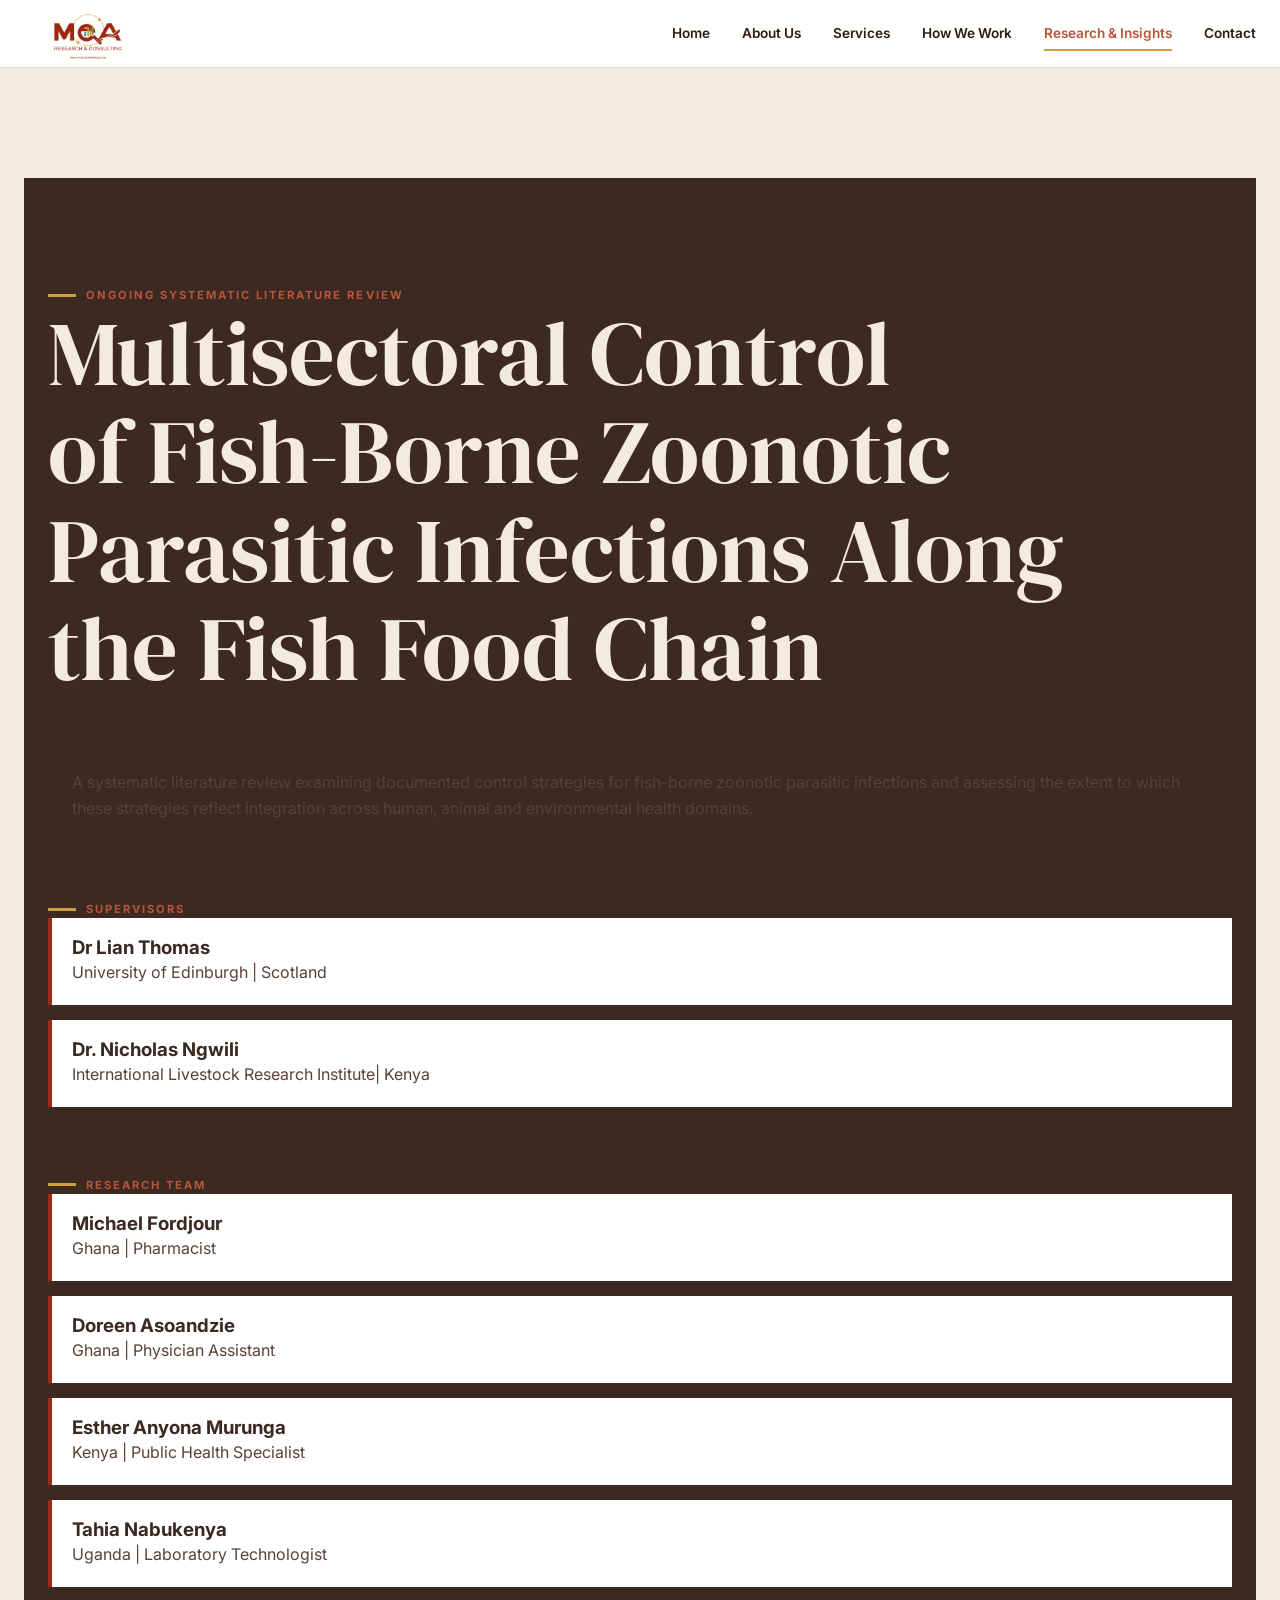
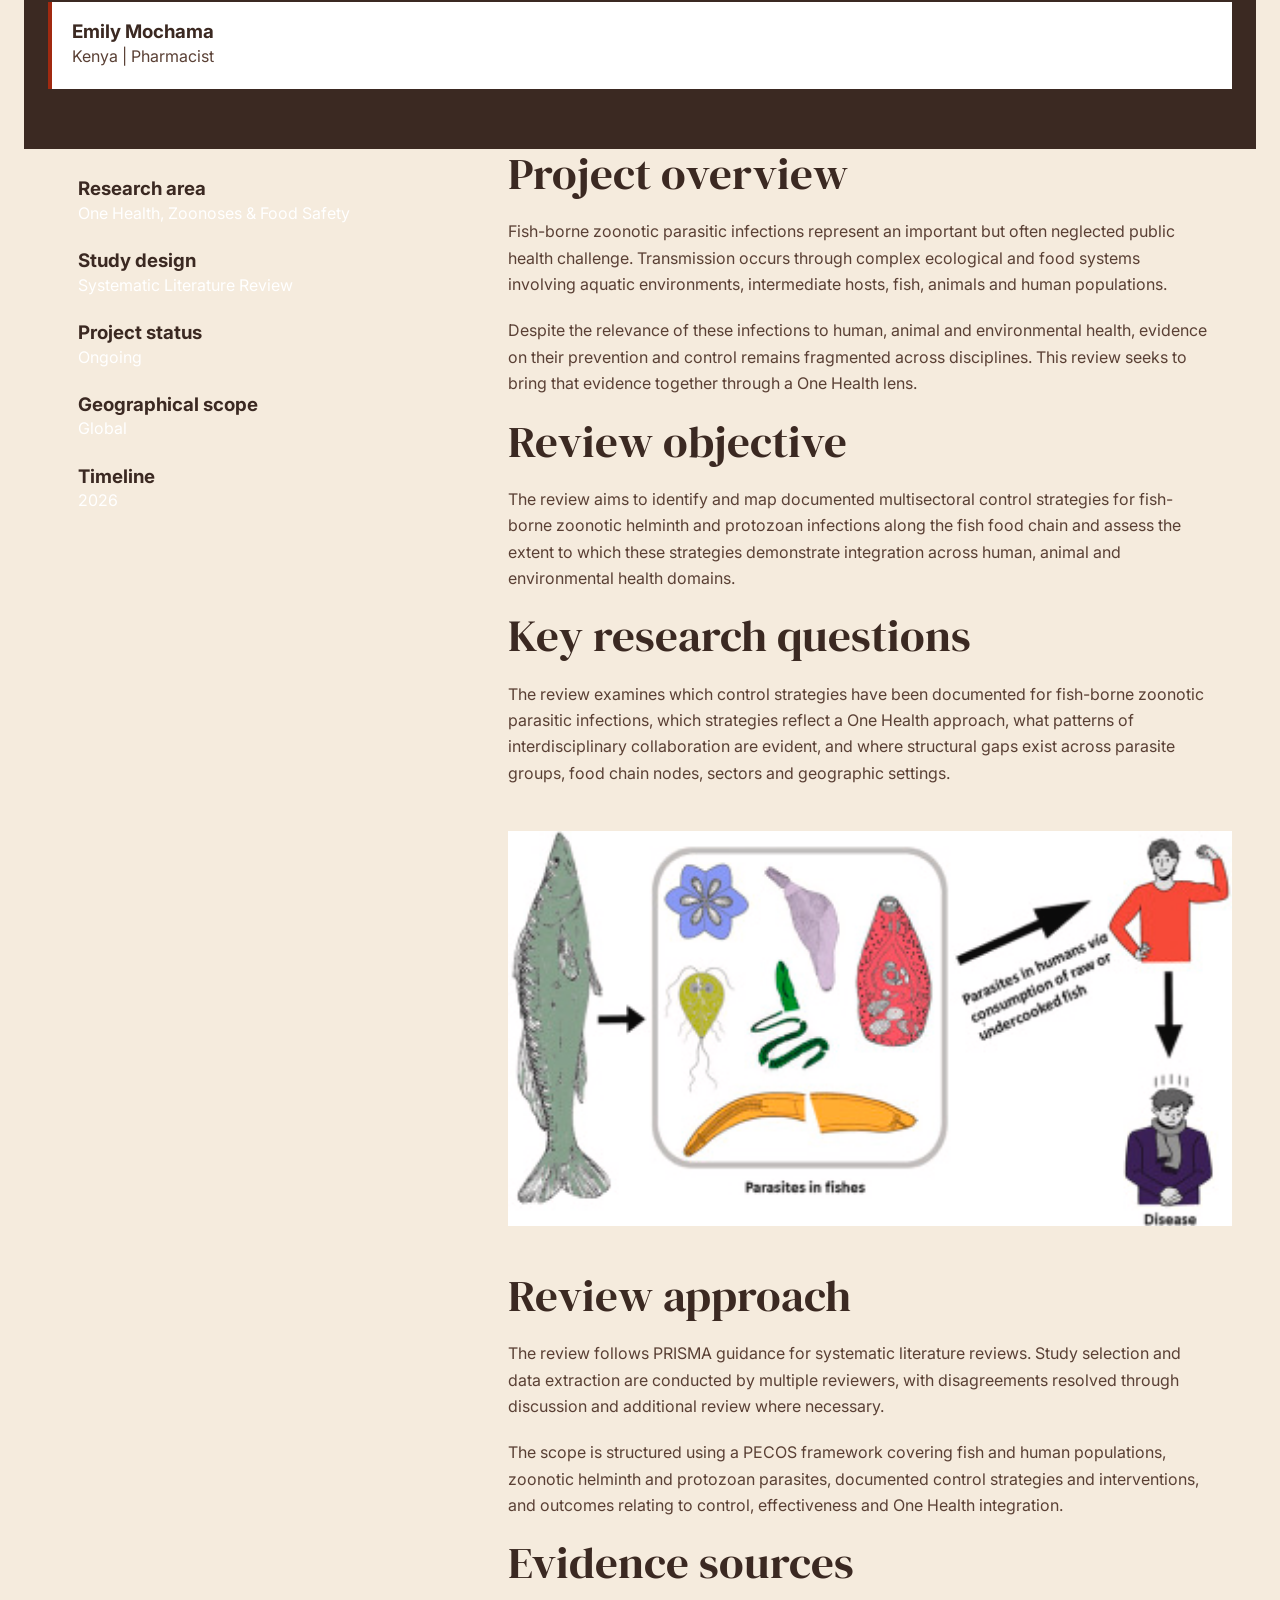
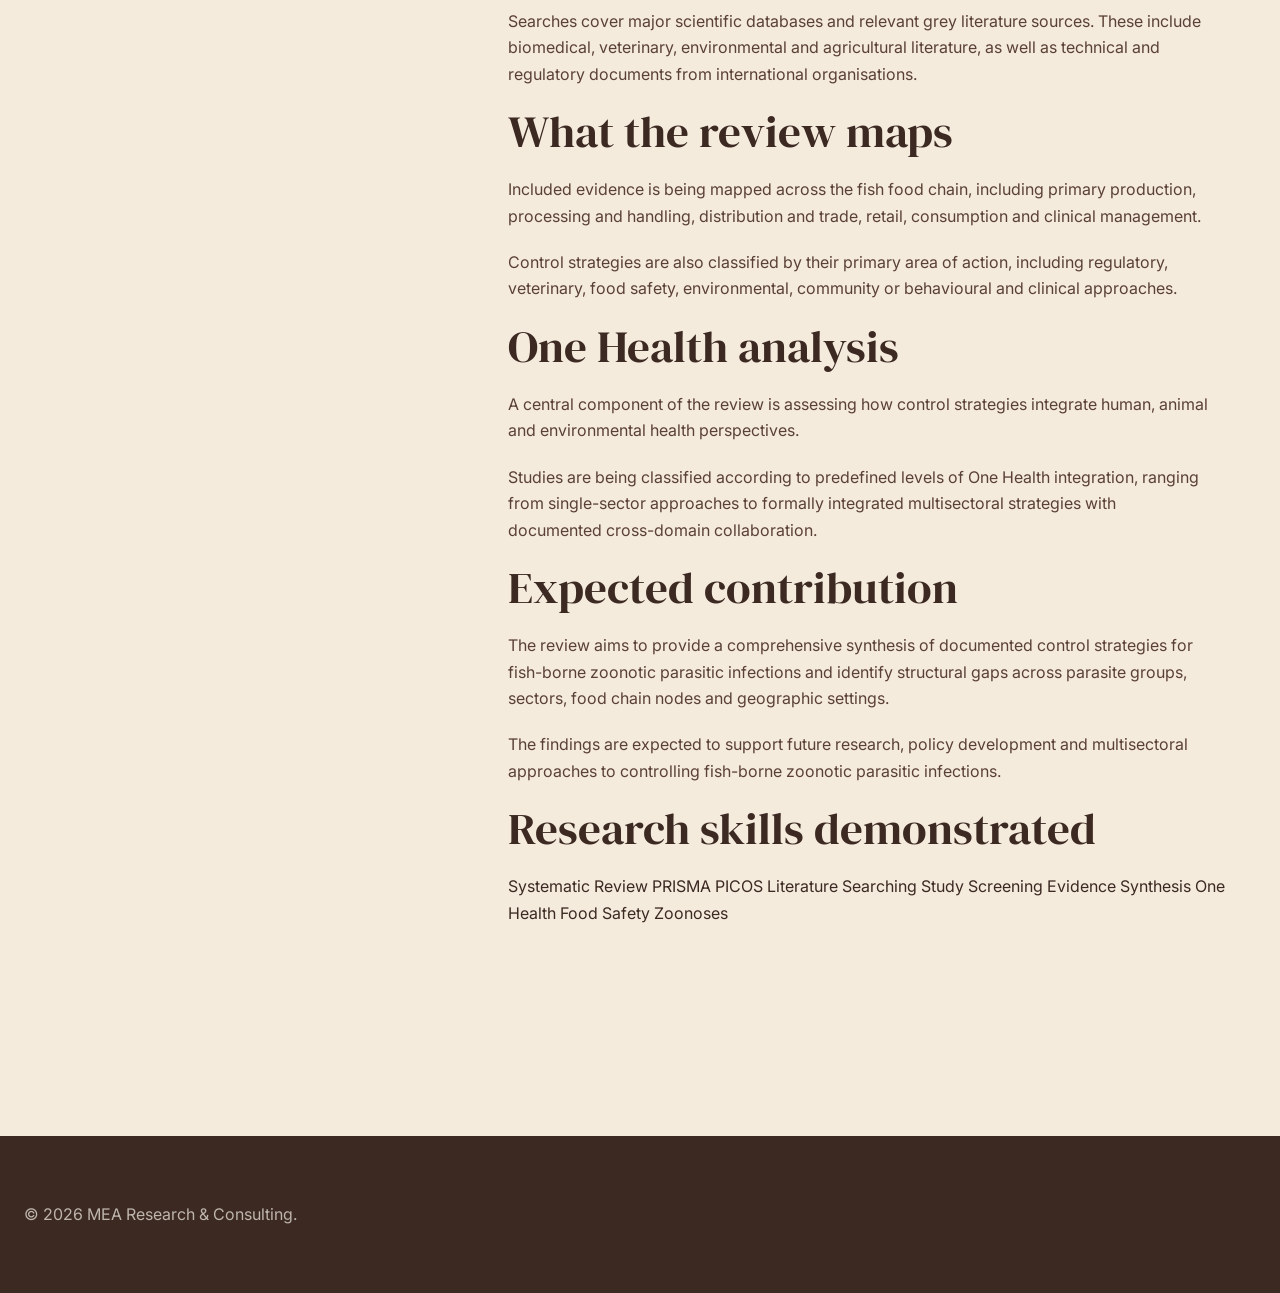
<file: fish-parasites.html>
<!DOCTYPE html>
<html lang="en">

<head>
    <meta charset="UTF-8">
    <meta name="viewport" content="width=device-width, initial-scale=1.0">

    <link rel="icon" type="image/png" href="images/MEA-logo.png">

    <title>
        Fish-Borne Zoonotic Parasitic Infections |
        MEA Research & Consulting
    </title>

    <meta name="description" content="A systematic literature review mapping control strategies for fish-borne zoonotic parasitic infections along the fish food chain through a One Health lens.">

    <link rel="stylesheet" href="style.css">
</head>

<body>


    <!-- HEADER -->

    <header>
    <nav>

        <a href="index.html" class="logo-link">
            <img src="images/MEA-logo.png" alt="MEA Research & Consulting">
        </a>

        <ul>
            <li><a href="index.html">Home</a></li>
            <li><a href="about.html">About Us</a></li>
            <li><a href="index.html#services">Services</a></li>
            <li><a href="index.html#how-we-work">How We Work</a></li>
            <li><a href="index.html#insights" class="active">Research & Insights</a></li>
            <li><a href="index.html#contact">Contact</a></li>
        </ul>
        
        
        <button class="menu-toggle" aria-label="Open navigation"></button>

    </nav>
</header>


    <!-- PROJECT -->

    <main>

        <section class="project-page">


            <!-- PROJECT HEADER -->

            <div class="project-header">

                <p class="eyebrow">
                    ONGOING SYSTEMATIC LITERATURE REVIEW
                </p>

                <h1>
                    Multisectoral Control of Fish-Borne
                    Zoonotic Parasitic Infections Along
                    the Fish Food Chain
                </h1>

                <p class="project-intro">
                    A systematic literature review examining documented
                    control strategies for fish-borne zoonotic parasitic
                    infections and assessing the extent to which these
                    strategies reflect integration across human, animal
                    and environmental health domains.
                </p>
                <div class="project-supervisors">
                    
                    <p class="eyebrow">SUPERVISORS</p>
                    
                    <div class="supervisor-list">
                        
                        <div class="supervisor-person">
                            <h3><a href="https://www.linkedin.com/in/lian-thomas-a10974231/?lipi=urn%3Ali%3Apage%3Ad_flagship3_search_srp_all%3B2N%2BrLxkhRP%2BVO1KH%2FjmTWg%3D%3D" target="_blank" rel="noopener noreferrer">
                                Dr Lian Thomas
                            </a>
                        </h3>
                            <p>University of Edinburgh | Scotland</p>
                        </div>
                        
                        <div class="supervisor-person">
                            <h3><a href="https://www.linkedin.com/in/nicholas-ngwili-ph-d-ba02542a/" target="_blank" rel="noopener noreferrer">
                                Dr. Nicholas Ngwili
                            </a>
                        </h3>
                            <p>International Livestock Research Institute| Kenya</p>
                        </div>
                    
                    </div>
                
                </div>

                <div class="project-team">
                    
                    <p class="eyebrow">RESEARCH TEAM</p>
                    
                    <div class="team-list">
                        
                        <div class="team-person">
                            <h3>
                                <a href="https://www.linkedin.com/in/michael-fordjour-446089291/" target="_blank" rel="noopener noreferrer">
                                    Michael Fordjour
                                </a>
                            </h3>
                            <p>Ghana | Pharmacist</p>
                        </div>
                        
                        <div class="team-person">
                            <h3>
                                <a href="https://www.linkedin.com/in/doreen-asoandzie/" target="_blank" rel="noopener noreferrer">
                                    Doreen Asoandzie
                                </a>
                            </h3>
                            <p>Ghana | Physician Assistant</p>
                        </div>
                        
                        <div class="team-person">
                            <h3>
                                <a href="https://www.linkedin.com/in/esther-murunga-bscpublichealth-98a2452a9/?lipi=urn%3Ali%3Apage%3Ad_flagship3_search_srp_all%3BCtrCoWzHSqaMyyIrId62dA%3D%3D" target="_blank" rel="noopener noreferrer">
                                    Esther Anyona Murunga
                                </a>
                            </h3>
                            <p>Kenya | Public Health Specialist</p>
                        </div>
                        
                        <div class="team-person">
                            <h3>
                                <a href="https://www.linkedin.com/in/tahianabukenya/" target="_blank" rel="noopener noreferrer">
                                    Tahia Nabukenya
                                </a>
                            </h3>
                            <p>Uganda | Laboratory Technologist</p>
                        </div>
                        
                        <div class="team-person">
                            <h3>
                                <a href="https://www.linkedin.com/in/dr-emily-mochama-725320247/?lipi=urn%3Ali%3Apage%3Ad_flagship3_search_srp_all%3ByYY6di9TQh2kDlvpNppTew%3D%3D" target="_blank" rel="noopener noreferrer">
                                    Emily Mochama
                                </a>
                            </h3>
                            <p>Kenya | Pharmacist</p>
                        </div>
                    
                    </div>
                
                </div>

            </div>


            <!-- PROJECT DETAILS -->

            <div class="project-details">

                <aside class="project-sidebar">

                    <div class="project-info">
                        <h3>Research area</h3>
                        <p>
                            One Health, Zoonoses & Food Safety
                        </p>
                    </div>

                    <div class="project-info">
                        <h3>Study design</h3>
                        <p>
                            Systematic Literature Review
                        </p>
                    </div>

                    <div class="project-info">
                        <h3>Project status</h3>
                        <p>Ongoing</p>
                    </div>

                    <div class="project-info">
                        <h3>Geographical scope</h3>
                        <p>Global</p>
                    </div>

                    <div class="project-info">
                        <h3>Timeline</h3>
                        <p>2026</p>
                    </div>

                </aside>


                <!-- PROJECT CONTENT -->

                <div class="project-content">


                    <h2>Project overview</h2>

                    <p>
                        Fish-borne zoonotic parasitic infections represent
                        an important but often neglected public health challenge.
                        Transmission occurs through complex ecological and food
                        systems involving aquatic environments, intermediate
                        hosts, fish, animals and human populations.
                    </p>

                    <p>
                        Despite the relevance of these infections to human,
                        animal and environmental health, evidence on their
                        prevention and control remains fragmented across
                        disciplines. This review seeks to bring that evidence
                        together through a One Health lens.
                    </p>


                    <h2>Review objective</h2>

                    <p>
                        The review aims to identify and map documented
                        multisectoral control strategies for fish-borne zoonotic
                        helminth and protozoan infections along the fish food
                        chain and assess the extent to which these strategies
                        demonstrate integration across human, animal and
                        environmental health domains.
                    </p>


                    <h2>Key research questions</h2>

                    <p>
                        The review examines which control strategies have been
                        documented for fish-borne zoonotic parasitic infections,
                        which strategies reflect a One Health approach, what
                        patterns of interdisciplinary collaboration are evident,
                        and where structural gaps exist across parasite groups,
                        food chain nodes, sectors and geographic settings.
                    </p>
                    
                    <div class="project-image">
                        <img src="images/fish-parasites.jpg" 
                        alt="Fish-borne zoonotic parasitic infections research">
                    </div>


                    <h2>Review approach</h2>

                    <p>
                        The review follows PRISMA guidance for systematic
                        literature reviews. Study selection and data extraction
                        are conducted by multiple reviewers, with disagreements
                        resolved through discussion and additional review where
                        necessary.
                    </p>

                    <p>
                        The scope is structured using a PECOS framework covering
                        fish and human populations, zoonotic helminth and
                        protozoan parasites, documented control strategies and
                        interventions, and outcomes relating to control,
                        effectiveness and One Health integration.
                    </p>


                    <h2>Evidence sources</h2>

                    <p>
                        Searches cover major scientific databases and relevant
                        grey literature sources. These include biomedical,
                        veterinary, environmental and agricultural literature,
                        as well as technical and regulatory documents from
                        international organisations.
                    </p>


                    <h2>What the review maps</h2>

                    <p>
                        Included evidence is being mapped across the fish food
                        chain, including primary production, processing and
                        handling, distribution and trade, retail, consumption
                        and clinical management.
                    </p>

                    <p>
                        Control strategies are also classified by their
                        primary area of action, including regulatory, veterinary,
                        food safety, environmental, community or behavioural
                        and clinical approaches.
                    </p>


                    <h2>One Health analysis</h2>

                    <p>
                        A central component of the review is assessing how
                        control strategies integrate human, animal and
                        environmental health perspectives.
                    </p>

                    <p>
                        Studies are being classified according to predefined
                        levels of One Health integration, ranging from
                        single-sector approaches to formally integrated
                        multisectoral strategies with documented cross-domain
                        collaboration.
                    </p>


                    <h2>Expected contribution</h2>

                    <p>
                        The review aims to provide a comprehensive synthesis of
                        documented control strategies for fish-borne zoonotic
                        parasitic infections and identify structural gaps across
                        parasite groups, sectors, food chain nodes and geographic
                        settings.
                    </p>

                    <p>
                        The findings are expected to support future research,
                        policy development and multisectoral approaches to
                        controlling fish-borne zoonotic parasitic infections.
                    </p>




                    <h2>Research skills demonstrated</h2>

                    <div class="research-tags project-tags">

                        <span>Systematic Review</span>
                        <span>PRISMA</span>
                        <span>PICOS</span>
                        <span>Literature Searching</span>
                        <span>Study Screening</span>
                        <span>Evidence Synthesis</span>
                        <span>One Health</span>
                        <span>Food Safety</span>
                        <span>Zoonoses</span>

                    </div>


                </div>

            </div>

        </section>

    </main>


    <!-- FOOTER -->

    <footer>

        <p>
            © 2026 MEA Research & Consulting.
        </p>

    </footer>

</body>

</html>
</file>
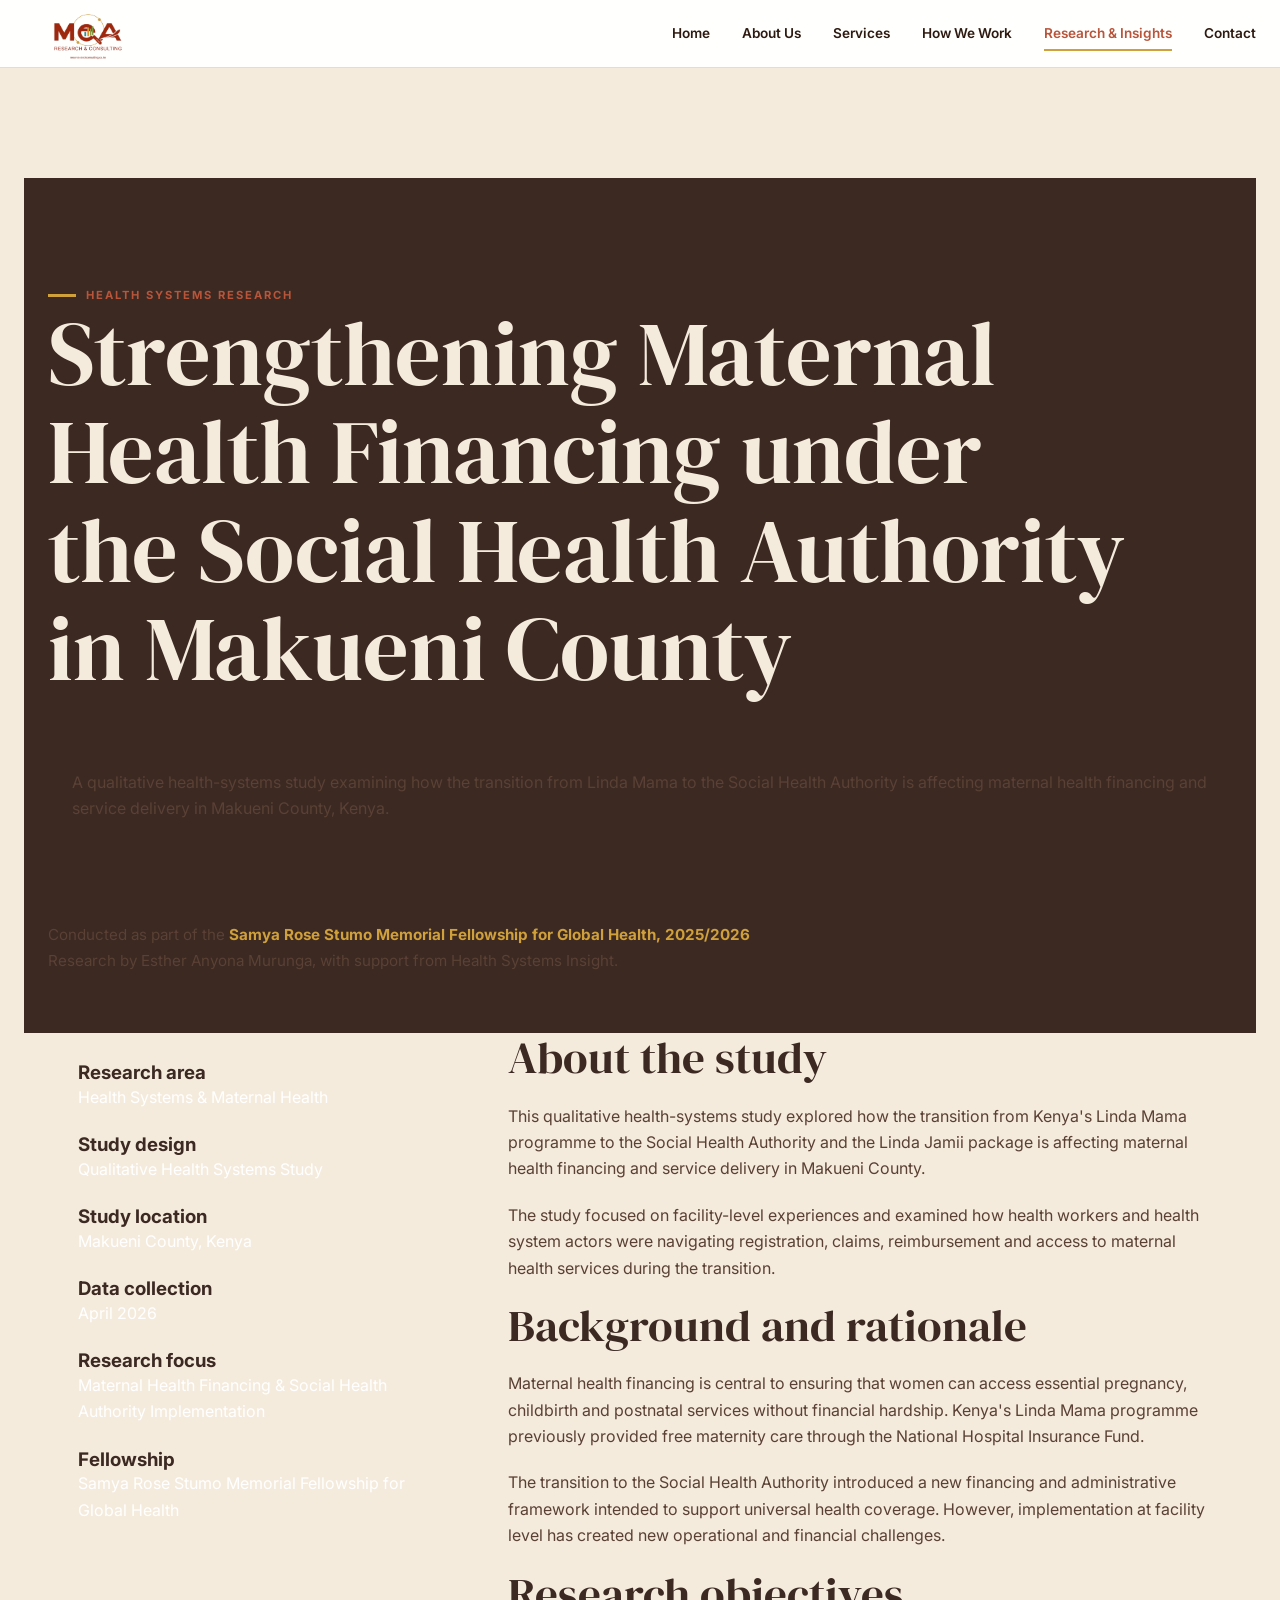
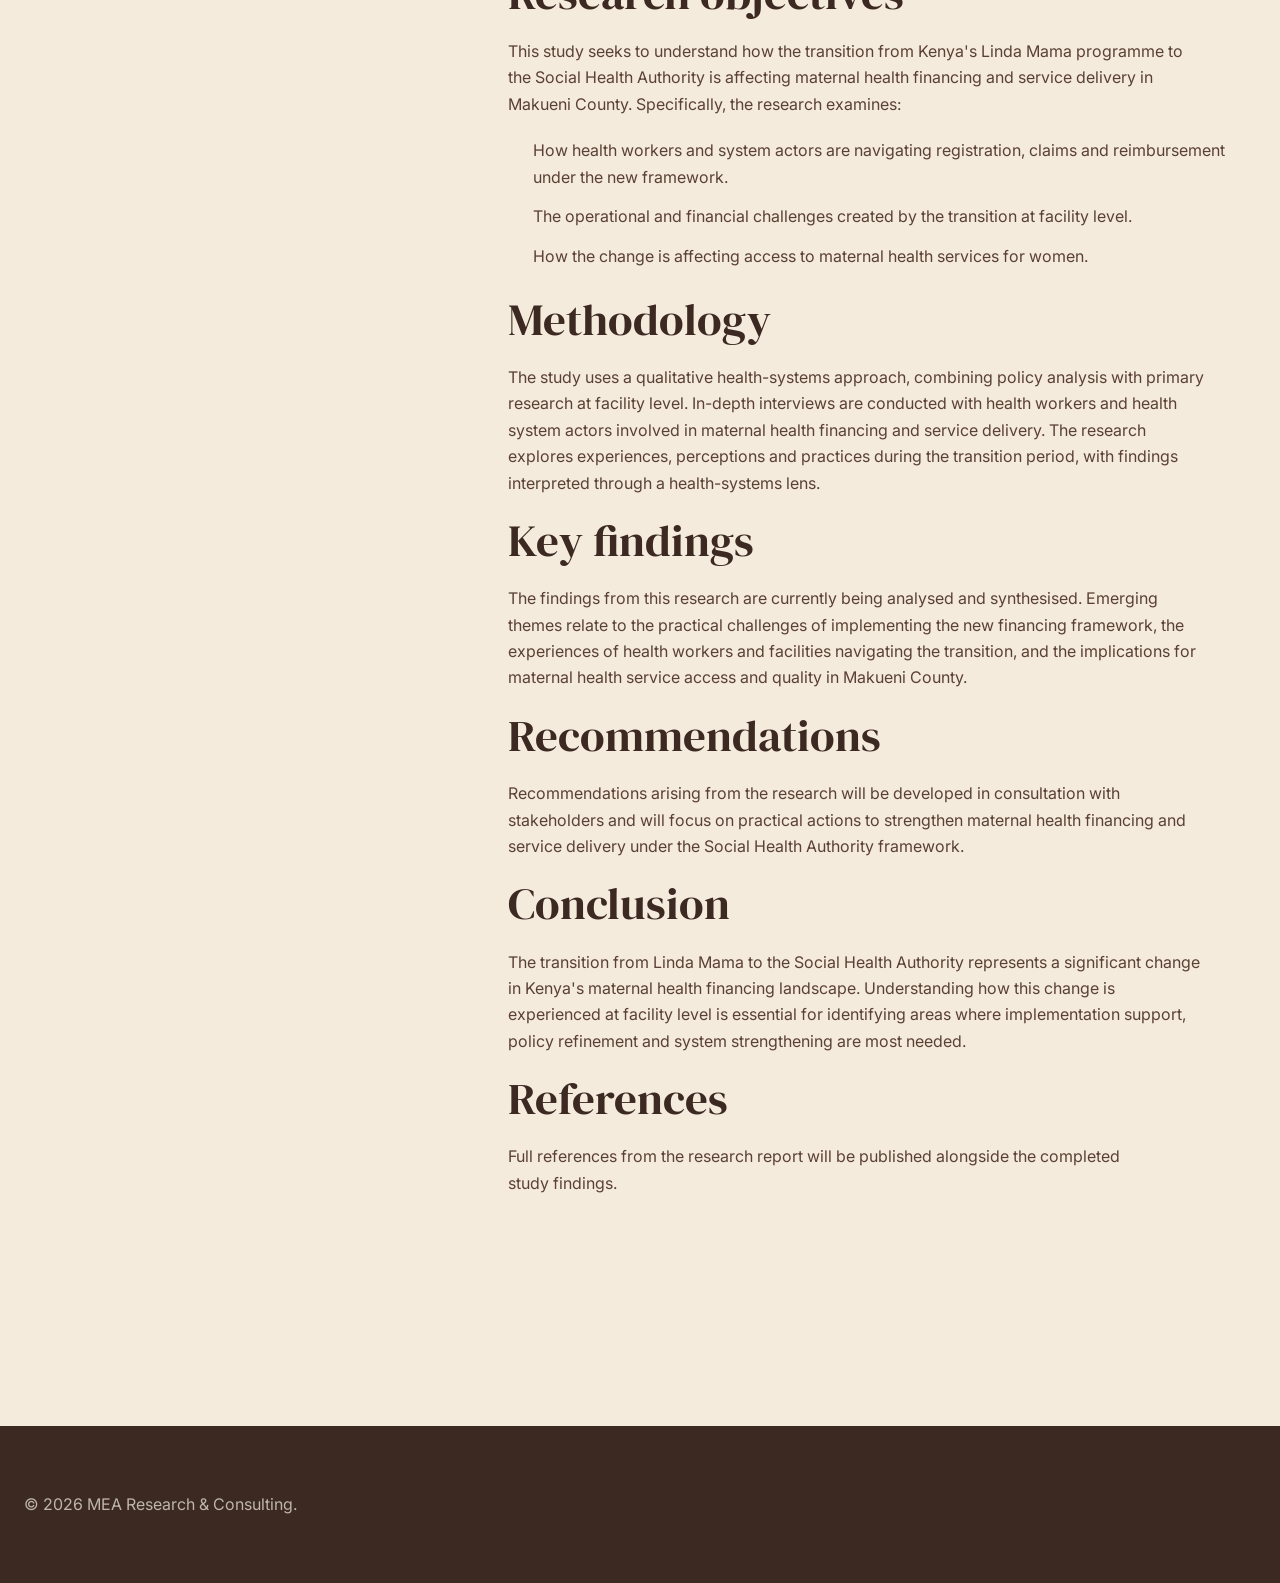
<file: makueni-health.html>
<!DOCTYPE html>
<html lang="en">

<head>

    <meta charset="UTF-8">

    <meta name="viewport"
          content="width=device-width, initial-scale=1.0">

    <link rel="icon" type="image/png" href="images/MEA-logo.png">

    <title>
        Maternal Health Financing in Makueni County |
        MEA Research & Consulting
    </title>

    <meta name="description" content="A qualitative health-systems study examining how the transition from Linda Mama to the Social Health Authority is affecting maternal health financing and service delivery in Makueni County, Kenya.">

    <link rel="stylesheet" href="style.css">

</head>


<body>


    <!-- HEADER -->

    <header>
    <nav>

        <a href="index.html" class="logo-link">
            <img src="images/MEA-logo.png" alt="MEA Research & Consulting">
        </a>

        <ul>
            <li><a href="index.html">Home</a></li>
            <li><a href="about.html">About Us</a></li>
            <li><a href="index.html#services">Services</a></li>
            <li><a href="index.html#how-we-work">How We Work</a></li>
            <li><a href="index.html#insights" class="active">Research & Insights</a></li>
            <li><a href="index.html#contact">Contact</a></li>
        </ul>
        
        
        <button class="menu-toggle" aria-label="Open navigation"></button>

    </nav>
</header>


    <!-- MAIN CONTENT -->

    <main>

        <section class="project-page">


            <!-- PROJECT HEADER -->

            <div class="project-header">

                <p class="eyebrow">
                    HEALTH SYSTEMS RESEARCH
                </p>


                <h1>
                    Strengthening Maternal Health Financing
                    under the Social Health Authority
                    in Makueni County
                </h1>


                <p class="project-intro">

                    A qualitative health-systems study examining
                    how the transition from Linda Mama to the
                    Social Health Authority is affecting maternal
                    health financing and service delivery in
                    Makueni County, Kenya.

                </p>


                <div class="project-attribution">

                    <p>
                        Conducted as part of the
                        <strong>
                            Samya Rose Stumo Memorial Fellowship
                            for Global Health, 2025/2026
                        </strong>
                    </p>

                    <p>
                        Research by Esther Anyona Murunga,
                        with support from Health Systems Insight.
                    </p>

                </div>

            </div>


            <!-- PROJECT DETAILS -->

            <div class="project-details">


                <!-- SIDEBAR -->

                <aside class="project-sidebar">


                    <div class="project-info">

                        <h3>Research area</h3>

                        <p>
                            Health Systems & Maternal Health
                        </p>

                    </div>


                    <div class="project-info">

                        <h3>Study design</h3>

                        <p>
                            Qualitative Health Systems Study
                        </p>

                    </div>


                    <div class="project-info">

                        <h3>Study location</h3>

                        <p>
                            Makueni County, Kenya
                        </p>

                    </div>


                    <div class="project-info">

                        <h3>Data collection</h3>

                        <p>
                            April 2026
                        </p>

                    </div>


                    <div class="project-info">

                        <h3>Research focus</h3>

                        <p>
                            Maternal Health Financing &
                            Social Health Authority Implementation
                        </p>

                    </div>


                    <div class="project-info">

                        <h3>Fellowship</h3>

                        <p>
                            Samya Rose Stumo Memorial Fellowship
                            for Global Health
                        </p>

                    </div>


                </aside>


                <!-- PROJECT CONTENT -->

                <div class="project-content">


                    <!-- ABOUT -->

                    <h2>About the study</h2>

                    <p>

                        This qualitative health-systems study explored
                        how the transition from Kenya's Linda Mama
                        programme to the Social Health Authority and
                        the Linda Jamii package is affecting maternal
                        health financing and service delivery in
                        Makueni County.

                    </p>

                    <p>

                        The study focused on facility-level experiences
                        and examined how health workers and health
                        system actors were navigating registration,
                        claims, reimbursement and access to maternal
                        health services during the transition.

                    </p>


                    <!-- BACKGROUND -->

                    <h2>Background and rationale</h2>

                    <p>

                        Maternal health financing is central to ensuring
                        that women can access essential pregnancy,
                        childbirth and postnatal services without
                        financial hardship. Kenya's Linda Mama programme
                        previously provided free maternity care through
                        the National Hospital Insurance Fund.

                    </p>

                    <p>

                        The transition to the Social Health Authority
                        introduced a new financing and administrative
                        framework intended to support universal health
                        coverage. However, implementation at facility
                        level has created new operational and financial
                        challenges.

                    </p>


                    <!-- OBJECTIVES -->
                    <h2>Research objectives</h2>

                    <p>
                        This study seeks to understand how the transition from
                        Kenya's Linda Mama programme to the Social Health
                        Authority is affecting maternal health financing and
                        service delivery in Makueni County. Specifically, the
                        research examines:
                    </p>

                    <ul class="bullet-list">
                        <li>
                            How health workers and system actors are
                            navigating registration, claims and reimbursement
                            under the new framework.
                        </li>
                        <li>
                            The operational and financial challenges created
                            by the transition at facility level.
                        </li>
                        <li>
                            How the change is affecting access to maternal
                            health services for women.
                        </li>
                    </ul>


                    <!-- METHODOLOGY -->
                    <h2>Methodology</h2>

                    <p>
                        The study uses a qualitative health-systems approach,
                        combining policy analysis with primary research at
                        facility level. In-depth interviews are conducted with
                        health workers and health system actors involved in
                        maternal health financing and service delivery. The
                        research explores experiences, perceptions and
                        practices during the transition period, with findings
                        interpreted through a health-systems lens.
                    </p>


                    <!-- FINDINGS -->
                    <h2>Key findings</h2>

                    <p>
                        The findings from this research are currently being
                        analysed and synthesised. Emerging themes relate to
                        the practical challenges of implementing the new
                        financing framework, the experiences of health workers
                        and facilities navigating the transition, and the
                        implications for maternal health service access and
                        quality in Makueni County.
                    </p>


                    <!-- RECOMMENDATIONS -->
                    <h2>Recommendations</h2>

                    <p>
                        Recommendations arising from the research will be
                        developed in consultation with stakeholders and will
                        focus on practical actions to strengthen maternal
                        health financing and service delivery under the Social
                        Health Authority framework.
                    </p>


                    <!-- CONCLUSION -->
                    <h2>Conclusion</h2>

                    <p>
                        The transition from Linda Mama to the Social Health
                        Authority represents a significant change in Kenya's
                        maternal health financing landscape. Understanding
                        how this change is experienced at facility level is
                        essential for identifying areas where implementation
                        support, policy refinement and system strengthening
                        are most needed.
                    </p>


                    <!-- REFERENCES -->
                    <h2>References</h2>

                    <p>
                        Full references from the research report will be
                        published alongside the completed study findings.
                    </p>


                </div>


            </div>

        </section>

    </main>


    <!-- FOOTER -->

    <footer>

        <p>
            © 2026 MEA Research & Consulting.
        </p>

    </footer>


</body>

</html>
</file>
<file: style.css>
/* =========================================================
   MEA RESEARCH & CONSULTING
   ========================================================= */

/* NOTE: for best performance, load fonts with <link> tags in your HTML <head>
   instead of @import (this is only a fallback). */
@import url('https://fonts.googleapis.com/css2?family=Inter:wght@400;500;600;700;800&family=DM+Serif+Display:ital@0;1&display=swap');

/* -------------------------
    01. BRAND SYSTEM
    ------------------------- */
:root {
    --cream: #F5EBDD;
    --cream-dark: #EDE1D0;
    --white: #FFFFFF;

    --cocoa: #2E1A10;
    --umber: #5A3521;
    --brown: #3B2922;
    --brown-soft: #5A4035;
    --brown-light: #76594A;

    --clay: #B8553A;
    --clay-dark: #9B452A;
    --ochre: #D0A03A;
    --terracotta: #A12910;

    --border: rgba(46, 26, 16, 0.15);
    --shadow: 0 20px 50px rgba(46, 26, 16, 0.12);

    --serif: "DM Serif Display", Georgia, serif;
    --sans: "Inter", "Helvetica Neue", Arial, sans-serif;

    --radius-small: 8px;
    --radius-medium: 14px;
    --radius-large: 24px;

    --max-width: 1240px;
    --header-height: 68px;
    --gutter: 24px;
    --ease: cubic-bezier(.2, .7, .2, 1);
}

/* -------------------------
    02. RESET & BASE
    ------------------------- */
*,
*::before,
*::after {
    margin: 0;
    padding: 0;
    box-sizing: border-box;
}

html {
    scroll-behavior: smooth;
    scroll-padding-top: var(--header-height);
    -webkit-text-size-adjust: 100%;
}

body {
    font-family: var(--sans);
    background: var(--cream);
    color: var(--brown);
    line-height: 1.65;
    overflow-x: hidden;
    overflow-x: clip; /* keeps position: sticky working */
    -webkit-font-smoothing: antialiased;
    -moz-osx-font-smoothing: grayscale;
    text-rendering: optimizeLegibility;
}

img,
svg,
video {
    max-width: 100%;
    display: block;
}

a {
    color: inherit;
    text-decoration: none;
}

ul {
    list-style: none;
}

button,
input,
textarea,
select {
    font: inherit;
    color: inherit;
}

::selection {
    background: var(--ochre);
    color: var(--brown);
}

/* Visible keyboard focus */
:focus-visible {
    outline: 3px solid var(--terracotta);
    outline-offset: 4px;
    border-radius: 2px;
}

#services :focus-visible,
#contact :focus-visible,
footer :focus-visible,
.project-header :focus-visible {
    outline-color: var(--yellow);
}

/* -------------------------
    03. GLOBAL TYPOGRAPHY
    ------------------------- */
h1,
h2,
h3,
h4 {
    color: var(--brown);
    line-height: 1.1;
    font-weight: 600;
    text-wrap: balance;
}

h1,
h2 {
    font-family: var(--serif);
    font-weight: 400;
}

h3,
h4 {
    font-family: var(--sans);
    font-weight: 700;
}

p {
    color: var(--brown-soft);
    text-wrap: pretty;
}

.eyebrow {
    display: inline-flex;
    align-items: center;
    gap: 10px;

    font-size: 0.7rem;
    font-weight: 700;
    letter-spacing: 0.18em;
    text-transform: uppercase;

    color: var(--clay);
}

.eyebrow::before {
    content: "";
    width: 28px;
    height: 3px;
    background: var(--ochre);
    flex-shrink: 0;
}

/* -------------------------
    04. HEADER
    ------------------------- */

/* Top utility bar */
.site-utility {
    background: var(--cocoa);
    color: rgba(255, 255, 255, 0.8);
    font-family: var(--sans);
    font-size: 0.72rem;
    font-weight: 500;
}

.site-utility .utility-inner {
    width: min(100% - 48px, var(--max-width));
    margin: 0 auto;
    padding: 8px var(--gutter);
    display: flex;
    align-items: center;
    justify-content: space-between;
    gap: 16px;
}

.site-utility a {
    color: rgba(255, 255, 255, 0.85);
    transition: color 0.2s ease;
}

.site-utility a:hover {
    color: var(--ochre);
}

/* Main header */
header {
    position: sticky;
    top: 0;
    z-index: 1000;

    height: var(--header-height);

    background: rgba(255, 255, 255, 0.97);
    -webkit-backdrop-filter: blur(14px);
    backdrop-filter: blur(14px);

    border-bottom: 1px solid var(--border);
    transition: box-shadow 0.3s ease;
}

header.scrolled {
    box-shadow: 0 2px 20px rgba(46, 26, 16, 0.08);
}

nav {
    width: min(100% - 48px, var(--max-width));
    height: 100%;
    margin: 0 auto;

    display: flex;
    align-items: center;
    justify-content: space-between;
    gap: 24px;
}

.logo-link {
    display: flex;
    align-items: center;
    flex-shrink: 0;
}

.logo-link img {
    display: block;
    width: 128px;
    height: auto;
}

/* Desktop menu */
nav ul {
    display: flex;
    align-items: center;
    gap: 32px;
    margin: 0;
    padding: 0;
}

nav ul li a {
    position: relative;
    display: inline-block;
    padding: 6px 0;
    white-space: nowrap;

    font-family: var(--sans);
    font-size: 0.85rem;
    font-weight: 600;
    color: var(--cocoa);

    transition: color 0.2s ease;
}

nav ul li a::after {
    content: "";
    position: absolute;
    left: 0;
    bottom: 0;

    width: 0;
    height: 2px;

    background: var(--ochre);

    transition: width 0.25s ease;
}

nav ul li a:hover,
nav ul li a[aria-current="page"],
nav ul li a.active {
    color: var(--clay);
}

nav ul li a:hover::after,
nav ul li a[aria-current="page"]::after,
nav ul li a.active::after {
    width: 100%;
}

/* CTA button in nav */
.nav-cta {
    display: inline-flex;
    align-items: center;
    justify-content: center;
    gap: 8px;

    min-height: 44px;
    padding: 0 24px;

    background: var(--clay);
    color: #fff;

    font-family: var(--sans);
    font-size: 0.82rem;
    font-weight: 700;
    letter-spacing: 0.02em;

    border: none;
    border-radius: 6px;
    cursor: pointer;

    transition:
        background 0.25s ease,
        transform 0.2s ease,
        box-shadow 0.25s ease;
}

.nav-cta:hover {
    background: var(--clay-dark);
    transform: translateY(-2px);
    box-shadow: 0 8px 20px rgba(184, 85, 58, 0.3);
}

.nav-cta:active {
    transform: translateY(0);
}

/* Mobile menu button — hidden on desktop */
.menu-toggle {
    display: none;
}

@media (max-width: 760px) {

    :root {
        --header-height: 62px;
    }

    nav {
        position: relative;
        width: min(100% - 32px, var(--max-width));
    }

    .logo-link img {
        width: 105px;
    }

    /* Hamburger button */

.menu-toggle {
    display: flex;
    flex-direction: column;
    justify-content: center;
    align-items: flex-end;
    gap: 5px;

    width: 42px;
    height: 42px;
    padding: 8px 2px;

    border: none;
    background: transparent;

    color: var(--brown);
    font-size: 0;
    cursor: pointer;
    z-index: 1002;
}


/* Three menu lines */

.menu-toggle::before,
.menu-toggle::after {
    content: "";
    display: block;

    height: 2px;

    background: var(--brown);
    border-radius: 2px;

    transition: all 0.25s ease;
}

.menu-toggle::before {
    width: 30px;
    box-shadow: 0 7px 0 var(--brown);
}

.menu-toggle::after {
    width: 22px;
}


/* Menu open — turn into X */

nav.menu-open .menu-toggle::before {
    width: 28px;
    transform: translateY(7px) rotate(45deg);
    box-shadow: none;
}

nav.menu-open .menu-toggle::after {
    width: 28px;
    transform: rotate(-45deg);
}
    /* Mobile menu */
    nav ul {
        display: none;

        position: absolute;
        top: 100%;
        left: -16px;
        right: -16px;

        flex-direction: column;
        align-items: stretch;
        gap: 0;

        padding: 10px 24px 18px;
        margin: 0;

        background: var(--cream);
        border-bottom: 1px solid var(--border);
        box-shadow: 0 12px 25px rgba(59, 41, 34, 0.12);

        z-index: 1001;
    }

    nav.menu-open ul {
        display: flex;
    }

    nav ul li {
        width: 100%;
    }

    nav ul li a {
        display: block;
        width: 100%;

        padding: 14px 0;

        font-size: 0.85rem;
        color: var(--brown);

        border-bottom: 1px solid rgba(59, 41, 34, 0.12);
    }

    nav ul li:last-child a {
        border-bottom: none;
    }

}

/* -------------------------
    05. HERO
    ------------------------- */
#home {
    position: relative;
    isolation: isolate;
    min-height: calc(100svh - var(--header-height));
    min-height: calc(100vh - var(--header-height));

    width: min(100%, var(--max-width));
    margin: 0 auto;
    padding: 100px var(--gutter) 80px;

    display: grid;
    grid-template-columns: minmax(0, 1.25fr) minmax(380px, 0.85fr);
    align-items: center;
    gap: 72px;
}

/* Decorative olive ring motif */
#home::before {
    content: "";
    position: absolute;

    width: 440px;
    height: 440px;

    right: -120px;
    top: 100px;

    border: 1px solid rgba(133, 149, 67, 0.35);
    border-radius: 50%;

    pointer-events: none;
}

/* Terracotta accent bar under headline */
#home::after {
    content: "";
    position: absolute;
    left: var(--gutter);
    bottom: 38%;

    width: 120px;
    height: 6px;

    background: var(--terracotta);
}

/* Eyebrow label above headline */
#home .eyebrow {
    color: var(--terracotta);
    margin-bottom: 28px;
}

#home h2 {
    max-width: 16ch;
    margin: 0 0 28px;

    font-family: var(--serif);
    font-size: clamp(3.2rem, 7.5vw, 8.5rem);
    font-weight: 400;
    letter-spacing: -0.05em;
    line-height: 0.94;

    color: var(--brown);
}

#home h2 span {
    display: block;
    color: var(--terracotta);
    font-style: italic;
}

#home p {
    max-width: 52ch;
    margin: 0 0 40px;
    font-size: 1.1rem;
    line-height: 1.75;
    color: var(--brown-soft);
}

/* Hero actions */
.hero-actions {
    display: flex;
    flex-wrap: wrap;
    gap: 16px;
}

/* Hero image area */
.hero-visual {
    position: relative;
    display: flex;
    align-items: center;
    justify-content: center;
}

.hero-image-wrap {
    position: relative;
    width: 100%;
    max-width: 540px;
    aspect-ratio: 4 / 5;
}

/* Terracotta offset block */
.hero-image-wrap::before {
    content: "";
    position: absolute;
    inset: 26px 26px -26px -26px;
    background: var(--terracotta);
    z-index: 0;
}

/* Olive offset circle */
.hero-image-wrap::after {
    content: "";
    position: absolute;

    width: 110px;
    height: 110px;

    right: -40px;
    bottom: -35px;

    background: var(--olive);
    border-radius: 50%;

    z-index: 3;
}

.hero-image {
    position: relative;
    width: 100%;
    height: 100%;
    object-fit: cover;
    z-index: 2;
    border: 12px solid var(--brown);
    box-shadow: 0 30px 60px rgba(59, 41, 34, 0.18);
    transition:
        transform 0.6s var(--ease),
        filter 0.6s ease;
}

.hero-image-wrap:hover .hero-image {
    transform: translate(-10px, -10px) scale(1.015);
    filter: saturate(1.06);
}

/* Buttons */
.hero-button,
.primary-button,
.secondary-button {
    display: inline-flex;
    align-items: center;
    justify-content: center;
    gap: 12px;

    min-height: 52px;
    padding: 0 28px;

    border-radius: 999px;

    font-size: 0.82rem;
    font-weight: 700;
    letter-spacing: 0.03em;
    line-height: 1;
    text-align: center;

    cursor: pointer;

    transition:
        transform 0.3s var(--ease),
        background 0.3s ease,
        border-color 0.3s ease,
        color 0.3s ease,
        box-shadow 0.3s ease;
}

.hero-button,
.primary-button {
    background: var(--terracotta);
    color: var(--white);
    border: 2px solid var(--terracotta);
}

.hero-button:hover,
.primary-button:hover {
    background: var(--brown);
    border-color: var(--brown);
    transform: translateY(-4px);
    box-shadow: 0 14px 30px rgba(59, 41, 34, 0.18);
}

.secondary-button {
    background: transparent;
    color: var(--brown);
    border: 2px solid var(--brown);
}

.secondary-button:hover {
    background: var(--ochre);
    border-color: var(--ochre);
    transform: translateY(-4px);
}

.hero-button:active,
.primary-button:active,
.secondary-button:active {
    transform: translateY(-1px);
}

.hero-actions {
    display: flex;
    flex-wrap: wrap;
    gap: 14px;
    margin-top: 34px;
}

/* Hero image area */
.hero-visual {
    position: relative;
    min-height: 600px;

    display: flex;
    align-items: center;
    justify-content: center;
}

.hero-image-wrap {
    position: relative;

    width: min(100%, 500px);
    aspect-ratio: 4 / 5;
}

/* Terracotta offset block */
.hero-image-wrap::before {
    content: "";
    position: absolute;
    inset: 22px 22px -22px -22px;
    background: var(--terracotta);
    z-index: 0;
}

/* Green offset circle */
.hero-image-wrap::after {
    content: "";
    position: absolute;

    width: 95px;
    height: 95px;

    right: -35px;
    bottom: -30px;

    background: var(--green);
    border-radius: 50%;

    z-index: 3;
}

.hero-image,
.hero-image-placeholder {
    position: relative;

    width: 100%;
    height: 100%;

    object-fit: cover;

    z-index: 2;

    background: var(--cream-dark);
    border: 10px solid var(--brown);

    transition:
        transform 0.6s var(--ease),
        filter 0.6s ease;
}

.hero-image-wrap:hover .hero-image {
    transform: translate(-8px, -8px) scale(1.02);
    filter: saturate(1.08);
}

/* Placeholder until a real image is added */
.hero-image-placeholder {
    display: flex;
    align-items: flex-end;
    justify-content: flex-start;

    padding: 28px;

    background:
        linear-gradient(
            135deg,
            var(--cream-dark) 0%,
            var(--cream) 50%,
            var(--ochre) 50%,
            var(--ochre) 53%,
            var(--cream) 53%
        );
}

.hero-image-placeholder span {
    padding: 8px 13px;

    background: var(--brown);
    color: var(--white);

    font-size: 0.7rem;
    font-weight: 700;
    letter-spacing: 0.14em;
}

/* Decorative stamp */
.hero-stamp {
    position: absolute;

    left: -55px;
    bottom: 80px;

    z-index: 5;

    width: 125px;
    height: 125px;

    display: flex;
    align-items: center;
    justify-content: center;

    text-align: center;

    background: var(--ochre);
    color: var(--brown);

    border-radius: 50%;

    font-size: 0.68rem;
    font-weight: 800;
    letter-spacing: 0.12em;
    line-height: 1.5;

    transform: rotate(-10deg);
    box-shadow: 0 12px 30px rgba(59, 41, 34, 0.15);

    animation: gentleFloat 5s ease-in-out infinite;
}

.hero-accent-yellow {
    position: absolute;
    width: 35px;
    height: 35px;
    top: 40px;
    right: 20px;
    background: var(--yellow);
    transform: rotate(45deg);
    z-index: 4;
}

.hero-accent-green {
    position: absolute;
    width: 20px;
    height: 100px;
    left: -50px;
    top: 120px;
    background: var(--green);
    z-index: 4;
}

/* Hero ticker (repeat the items twice in your HTML so the -50% loop is seamless) */
.hero-ticker {
    position: absolute;

    left: 50%;
    bottom: 0;

    width: 100vw;
    transform: translateX(-50%);

    overflow: hidden;

    background: var(--brown);
    color: var(--cream);

    padding: 14px 0;

    white-space: nowrap;
}

.hero-ticker-track {
    display: inline-flex;
    gap: 45px;
    padding-left: 45px;
    will-change: transform;

    animation: ticker 28s linear infinite;
}

.hero-ticker:hover .hero-ticker-track {
    animation-play-state: paused;
}

.hero-ticker span {
    font-size: 0.72rem;
    font-weight: 700;
    letter-spacing: 0.2em;
}

.hero-ticker span:nth-child(3n) {
    color: var(--ochre);
}

.hero-ticker span:nth-child(4n) {
    color: #A9BB64; /* lighter green so it reads on dark brown */
}

/* -------------------------
    06. SHARED SECTIONS
------------------------- */
section:not(#home) {
    padding: 110px var(--gutter);
}

.section-heading {
    width: min(100%, var(--max-width));
    margin: 0 auto 65px;
}

.section-heading h2 {
    max-width: 850px;
    margin-top: 18px;

    font-family: var(--serif);
    font-size: clamp(2.8rem, 6vw, 6rem);
    font-weight: 400;
    letter-spacing: -0.04em;
}

.section-heading > p:not(.eyebrow) {
    max-width: 650px;
    margin-top: 25px;
    font-size: 1.02rem;
}

/* -------------------------
    07. SERVICES
    ------------------------- */
#services {
    background: var(--cream);
    color: var(--brown);
}

#services h2,
#services p {
    color: var(--brown);
}

#services .eyebrow {
    color: var(--clay);
}

.services-grid {
    width: min(100%, var(--max-width));
    margin: auto;

    display: grid;
    grid-template-columns: repeat(2, 1fr);
    gap: 24px;
}

/* 4-column layout on large screens */
@media (min-width: 1280px) {
    .services-grid {
        grid-template-columns: repeat(4, 1fr);
    }
}

.service-card {
    position: relative;

    min-height: 320px;
    padding: 36px 32px 32px;

    background: var(--white);
    border: 1px solid var(--border);
    border-radius: 8px;

    display: flex;
    flex-direction: column;
    align-items: flex-start;
    justify-content: space-between;

    transition:
        transform 0.35s var(--ease),
        box-shadow 0.35s ease,
        border-color 0.35s ease;
}

.service-card:hover {
    transform: translateY(-6px);
    box-shadow: 0 20px 40px rgba(46, 26, 16, 0.1);
    border-color: var(--clay);
}

/* Step number */
.service-number {
    position: absolute;
    top: 18px;
    right: 22px;

    font-family: var(--serif);
    font-size: 2.4rem;
    line-height: 1;

    color: rgba(46, 26, 16, 0.08);
    pointer-events: none;
}

/* Service category label */
.service-label {
    font-family: var(--sans);
    font-size: 0.68rem;
    font-weight: 700;
    letter-spacing: 0.16em;
    text-transform: uppercase;

    color: var(--clay);
    margin-bottom: 14px;
}

.service-card h3 {
    margin-bottom: 12px;

    font-family: var(--serif);
    font-size: clamp(1.6rem, 2.4vw, 2rem);
    font-weight: 400;
    line-height: 1.15;

    color: var(--cocoa);
}

.service-card p {
    margin-bottom: 22px;

    font-size: 0.92rem;
    line-height: 1.65;
    color: var(--umber);
}

.service-link {
    font-family: var(--sans);
    font-size: 0.8rem;
    font-weight: 700;
    letter-spacing: 0.02em;

    color: var(--clay);
    transition: color 0.2s ease, gap 0.2s ease;
}

.service-link:hover {
    color: var(--ochre);
}

/* Varied earthy card backgrounds */
.service-card--investigate {
    background: var(--cream);
    border-left: 4px solid var(--clay);
}

.service-card--interpret {
    background: var(--white);
    border-left: 4px solid var(--ochre);
}

.service-card--evaluate {
    background: var(--cream);
    border-left: 4px solid var(--clay);
}

.service-card--communicate {
    background: var(--white);
    border-left: 4px solid var(--ochre);
}

/* Responsive */
@media (max-width: 1100px) {
    .services-grid {
        grid-template-columns: repeat(2, 1fr);
    }
}

@media (max-width: 760px) {
    .services-grid {
        grid-template-columns: 1fr;
    }

    .service-card {
        min-height: auto;
        padding: 30px 26px 28px;
    }
}

/* -------------------------
   08. AREAS
------------------------- */

#areas {
    padding: 110px 0;
    background: var(--cream);
}

/* -------------------------
   AREAS — FULL WIDTH INTRO
------------------------- */

#areas .section-heading {
    width: min(100% - 48px, var(--max-width));
    margin: 0 auto 65px;

    display: block;
}

#areas .section-heading .eyebrow {
    display: block;
    margin-bottom: 20px;
}

#areas .section-heading h2 {
    max-width: 1050px;
    margin: 0 0 24px;

    font-family: var(--serif);
    font-size: clamp(3rem, 6vw, 6.5rem);
    font-weight: 400;
    line-height: 0.98;
    letter-spacing: -0.045em;

    color: var(--brown);
}

#areas .section-heading > p:last-child {
    max-width: 720px;
    margin: 0;

    font-size: 1.05rem;
    line-height: 1.75;
    color: var(--brown-soft);
}


/* -------------------------
   AREA CARDS
------------------------- */

#areas .areas-grid {
    width: min(100% - 48px, var(--max-width));
    margin: auto;

    display: grid;
    grid-template-columns: repeat(3, 1fr);
}

#areas .area-item {
    position: relative;

    padding: 40px 64px 36px 92px;

    display: grid;
    grid-template-columns: 64px minmax(0, 1fr);
    align-items: stretch;
    gap: 32px;

    background: var(--cream);
    border-top: 1px solid var(--border);
    border-right: 1px solid var(--border);
    border-bottom: 1px solid var(--border);
    border-left: 3px solid transparent;

    text-decoration: none;
    color: inherit;
    cursor: pointer;

    transition:
        background 0.3s var(--ease),
        border-color 0.3s var(--ease);
}

#areas .area-item::before {
    content: "";

    position: absolute;
    left: 0;
    bottom: 0;

    width: 100%;
    height: 3px;

    background: var(--terracotta);
    transform: scaleX(0);
    transform-origin: left;

    transition: transform 0.35s var(--ease);
}

#areas .area-item:hover,
#areas .area-item:focus-visible {
    background: var(--white);
    border-left-color: var(--terracotta);
    border-right-color: var(--border);
}

#areas .area-item:hover::before,
#areas .area-item:focus-visible::before {
    transform: scaleX(1);
}

#areas .area-num {
    grid-column: 1;

    align-self: center;

    font-family: var(--serif);
    font-size: clamp(1.8rem, 3vw, 2.6rem);
    font-weight: 400;
    line-height: 1;

    color: var(--ochre);
    opacity: 0.45;

    transition: color 0.3s ease, opacity 0.3s ease;
}

#areas .area-item:hover .area-num,
#areas .area-item:focus-visible .area-num {
    color: var(--terracotta);
    opacity: 1;
}

#areas .area-content {
    grid-column: 2;

    position: relative;

    display: flex;
    flex-direction: column;
    align-items: flex-start;
    justify-content: center;
    gap: 12px;

    min-width: 0;
    padding-right: 36px;
}

#areas .area-tag {
    align-self: flex-start;

    margin-bottom: 0;
    padding: 4px 10px;

    font-size: 0.66rem;
    font-weight: 700;
    letter-spacing: 0.14em;
    text-transform: uppercase;

    color: var(--brown-soft);
    background: rgba(161, 41, 16, 0.08);
    border-radius: 2px;
}

#areas .area-item.health .area-tag { color: var(--terracotta); background: rgba(161, 41, 16, 0.12); }
#areas .area-item.people .area-tag { color: var(--brown-soft); background: rgba(90, 53, 33, 0.1); }
#areas .area-item.society .area-tag { color: #6B4226; background: rgba(133, 149, 67, 0.14); }
#areas .area-item.environment .area-tag { color: #2D8888; background: rgba(45, 136, 136, 0.12); }
#areas .area-item.systems .area-tag { color: var(--brown); background: rgba(46, 26, 16, 0.08); }
#areas .area-item.livelihoods .area-tag { color: var(--ochre); background: rgba(227, 150, 47, 0.14); }

#areas .area-item h3 {
    margin: 0 0 12px;

    font-family: var(--serif);
    font-size: clamp(1.5rem, 2.2vw, 1.9rem);
    font-weight: 400;
    line-height: 1.15;

    color: var(--brown);
}

#areas .area-item p {
    margin: 0;

    font-size: 0.88rem;
    line-height: 1.65;
    color: var(--brown-soft);
}

#areas .area-arrow {
    position: absolute;
    right: 36px;
    bottom: 34px;

    width: 26px;
    height: 26px;

    display: flex;
    align-items: center;
    justify-content: center;

    border: 1.5px solid var(--brown-light);
    border-radius: 50%;

    opacity: 0;
    transform: translate(-4px, 4px) scale(0.6);

    transition:
        opacity 0.3s var(--ease),
        transform 0.3s var(--ease),
        border-color 0.3s ease;
}

#areas .area-arrow::after {
    content: "";

    width: 8px;
    height: 8px;

    border-right: 1.5px solid var(--brown);
    border-bottom: 1.5px solid var(--brown);

    transform: rotate(-45deg);
}

#areas .area-item:hover .area-arrow,
#areas .area-item:focus-visible .area-arrow {
    opacity: 1;
    transform: translate(0, 0) scale(1);
    border-color: var(--terracotta);
}


/* -------------------------
   AREAS — TABLET
   ------------------------- */

@media (max-width: 900px) {

    #areas .areas-grid {
        grid-template-columns: repeat(2, 1fr);
    }

    #areas .area-item {
        padding: 34px 28px 30px 76px;
        gap: 22px;
    }

    #areas .area-num {
        font-size: clamp(1.5rem, 2.6vw, 2rem);
    }

    #areas .area-content {
        gap: 10px;
        padding-right: 28px;
    }

    #areas .area-arrow {
        right: 24px;
        bottom: 24px;
    }
}


/* -------------------------
   AREAS — MOBILE
   ------------------------- */

@media (max-width: 600px) {

    #areas {
        padding: 80px 0;
    }

    #areas .section-heading,
    #areas .areas-grid {
        width: min(100% - 32px, var(--max-width));
    }

    #areas .section-heading {
        margin-bottom: 45px;
    }

    #areas .section-heading h2 {
        font-size: clamp(2.6rem, 11vw, 3.8rem);
    }

    #areas .section-heading > p:last-child {
        font-size: 0.98rem;
    }

    #areas .areas-grid {
        grid-template-columns: 1fr;
    }

    #areas .area-item {
        padding: 30px 26px 28px 72px;
        gap: 16px;
    }

    #areas .area-num {
        font-size: clamp(1.4rem, 2.4vw, 1.8rem);
    }

    #areas .area-content {
        gap: 8px;
        padding-right: 26px;
    }

    #areas .area-arrow {
        right: 24px;
        bottom: 24px;
    }
}

/* -------------------------
   09. ABOUT
------------------------- */
#about {
    background: var(--white);
}

.about-container {
    width: min(100%, var(--max-width));
    margin: auto;

    display: grid;
    grid-template-columns: 1.25fr 0.75fr;
    gap: 90px;
    align-items: start;
}

.about-text h2 {
    margin-bottom: 30px;

    font-family: var(--serif);
    font-size: clamp(2.8rem, 5vw, 5rem);
    font-weight: 400;
}

.about-text p {
    max-width: 700px;
    margin-bottom: 20px;
    font-size: 1.05rem;
}

.about-highlight {
    position: sticky;
    top: calc(var(--header-height) + 38px);

    padding: 42px;

    background: var(--green-dark); /* darker green = white text passes contrast */
    color: var(--white);

    transform: rotate(2deg);
}

.about-highlight::before {
    content: "MEA";

    display: block;
    margin-bottom: 35px;

    font-family: var(--serif);
    font-size: 5rem;
    line-height: 1;

    color: rgba(255, 255, 255, 0.22);
}

.about-highlight p {
    color: var(--white);

    font-family: var(--serif);
    font-size: 1.7rem;
    line-height: 1.25;
}

/* -------------------------
   10. APPROACH
------------------------- */
.approach-grid {
    width: min(100%, var(--max-width));
    margin: auto;

    display: grid;
    grid-template-columns: repeat(4, 1fr);

    border-top: 1px solid var(--border);
    counter-reset: approach;
}

.approach-item {
    counter-increment: approach; /* was missing, so numbers never showed */

    padding: 38px 25px;
    border-right: 1px solid var(--border);

    transition: background 0.3s ease;
}

.approach-item:last-child {
    border-right: none;
}

.approach-item:hover {
    background: var(--cream-dark);
}

.approach-item::before {
    content: "0" counter(approach);

    display: block;
    margin-bottom: 22px;

    font-size: 0.75rem;
    font-weight: 700;
    letter-spacing: 0.16em;

    color: var(--terracotta);
}

.approach-item h3 {
    margin-bottom: 15px;

    font-family: var(--serif);
    font-size: 1.8rem;
}

/* -------------------------
   11. RESEARCH / INSIGHTS
   ------------------------- */
#insights {
    background: var(--cream-dark);
}

#insights .section-heading {
    width: min(100% - 48px, var(--max-width));
    margin: 0 auto 60px;
}

#insights .section-heading h2 {
    max-width: 900px;
    margin: 14px 0 22px;

    font-family: var(--serif);
    font-size: clamp(3rem, 6vw, 6rem);
    font-weight: 400;
    line-height: 0.98;
    letter-spacing: -0.04em;

    color: var(--brown);
}

#insights .section-heading > p:last-child {
    max-width: 720px;

    font-size: 1.05rem;
    line-height: 1.75;
    color: var(--brown-soft);
}

/* Layout: featured research + side entries */
.insights-layout {
    width: min(100% - 48px, var(--max-width));
    margin: auto;

    display: grid;
    grid-template-columns: 1.55fr 1fr;
    gap: 0;
}

/* Featured research item */
.insight-feature {
    position: relative;

    display: flex;
    flex-direction: column;
    align-items: flex-start;
    justify-content: space-between;

    min-height: 480px;
    padding: 56px 56px 52px;

    text-decoration: none;
    color: inherit;
    cursor: pointer;

    background: var(--brown);
    color: var(--cream);

    transition:
        background 0.35s var(--ease);
}

.insight-feature__media {
    position: absolute;
    inset: 0;

    display: flex;
    align-items: flex-start;
    justify-content: flex-start;
    padding: 34px;

    background:
        radial-gradient(circle at 30% 20%, rgba(227, 150, 47, 0.18), transparent 55%),
        radial-gradient(circle at 80% 80%, rgba(133, 149, 67, 0.14), transparent 50%),
        var(--brown);
}

.insight-feature__stamp {
    position: relative;
    z-index: 2;

    padding: 10px 18px;

    font-size: 0.66rem;
    font-weight: 700;
    letter-spacing: 0.18em;
    text-transform: uppercase;

    color: var(--cream);
    background: rgba(161, 41, 16, 0.55);
    border: 1px solid rgba(247, 241, 231, 0.25);
}

.insight-feature__body {
    position: relative;
    z-index: 2;

    display: flex;
    flex-direction: column;
    gap: 20px;

    width: 100%;
    max-width: 760px;

    margin-top: auto;
}

.insight-feature__body .insight-type {
    font-size: 0.72rem;
    font-weight: 700;
    letter-spacing: 0.16em;
    text-transform: uppercase;

    color: var(--ochre);
}

.insight-feature h3 {
    margin: 0;

    font-family: var(--serif);
    font-size: clamp(1.9rem, 3.4vw, 3rem);
    font-weight: 400;
    line-height: 1.15;

    color: var(--cream);
}

.insight-feature p {
    margin: 0;
    max-width: 72ch;

    font-size: 1.05rem;
    line-height: 1.75;
    color: rgba(247, 241, 231, 0.9);
}

.insight-feature__body .insight-link {
    display: inline-flex;
    align-items: center;
    gap: 8px;

    margin-top: 6px;

    font-size: 0.84rem;
    font-weight: 700;
    letter-spacing: 0.02em;

    color: var(--ochre);

    transition: color 0.25s ease, gap 0.25s ease;
}

.insight-feature:hover .insight-link,
.insight-feature:focus-visible .insight-link {
    color: var(--cream);
    gap: 12px;
}

.insight-feature:hover,
.insight-feature:focus-visible {
    background: var(--cocoa);
}

/* Side entries */
.insights-side {
    display: flex;
    flex-direction: column;
}

.insight-entry {
    position: relative;

    flex: 1;

    display: flex;
    flex-direction: column;
    align-items: flex-start;
    justify-content: flex-end;

    padding: 40px 44px 38px;

    background: var(--cream);
    border-left: 1px solid var(--border);

    transition: background 0.3s var(--ease);
}

.insight-entry:first-child {
    border-bottom: 1px solid var(--border);
}

.insight-entry:hover,
.insight-entry:focus-within {
    background: var(--white);
}

.insight-type {
    align-self: flex-start;

    margin-bottom: 24px;
    padding: 5px 12px;

    font-size: 0.68rem;
    font-weight: 700;
    letter-spacing: 0.14em;
    text-transform: uppercase;

    color: var(--brown);
    background: rgba(46, 26, 16, 0.07);
}

.insight-type--review {
    color: var(--brown-soft);
    background: rgba(90, 53, 33, 0.1);
}

.insight-type--proposal {
    color: #6B4226;
    background: rgba(133, 149, 67, 0.14);
}

.insight-entry h3 {
    margin: 0 0 12px;

    font-family: var(--serif);
    font-size: clamp(1.5rem, 2vw, 1.9rem);
    font-weight: 400;
    line-height: 1.15;

    color: var(--brown);
}

.insight-entry p {
    margin: 0 0 22px;

    font-size: 0.88rem;
    line-height: 1.65;
    color: var(--brown-soft);
}

.insight-link {
    font-size: 0.8rem;
    font-weight: 700;
    letter-spacing: 0.02em;

    color: var(--terracotta);

    transition: color 0.25s ease, gap 0.25s ease;
}

.insight-entry:hover .insight-link,
.insight-entry:focus-visible .insight-link {
    color: var(--ochre);
}

/* -------------------------
   INSIGHTS — RESPONSIVE
   ------------------------- */
@media (max-width: 1000px) {

    .insights-layout {
        grid-template-columns: 1fr;
    }

    .insight-feature {
        min-height: auto;
        padding: 48px 36px 40px;
    }

    .insight-feature__body {
        max-width: 100%;
    }

    .insight-feature h3 {
        font-size: clamp(1.7rem, 4vw, 2.4rem);
    }

    .insights-side {
        flex-direction: column;
    }

    .insight-entry {
        padding: 36px 32px 34px;
    }
}

@media (max-width: 760px) {

    #insights .section-heading {
        margin-bottom: 45px;
    }

    #insights .section-heading h2 {
        font-size: clamp(2.6rem, 11vw, 4rem);
    }

    .insight-feature {
        min-height: auto;
        padding: 36px 28px 32px;
    }

    .insight-feature h3 {
        font-size: clamp(1.5rem, 5vw, 2.1rem);
    }

    .insight-feature p {
        font-size: 0.96rem;
    }

    .insight-entry {
        padding: 30px 26px 28px;
    }

    .insight-entry h3 {
        font-size: clamp(1.4rem, 3.6vw, 1.8rem);
    }
}

.insights-note {
    width: min(100% - 48px, var(--max-width));
    margin: 50px auto 0;
    padding: 30px;

    background: var(--brown);
    color: var(--cream);

    border-left: 10px solid var(--ochre);
}

.insights-note p {
    color: var(--cream);
}

/* -------------------------
   12. FOUNDER
------------------------- */
#founder {
    background: var(--white);
}

.founder-container {
    width: min(100%, var(--max-width));
    margin: auto;

    display: grid;
    grid-template-columns: 0.8fr 1.2fr;
    gap: 80px;
    align-items: center;
}

.founder-image {
    position: relative;
}

.founder-image img {
    width: 100%;
    aspect-ratio: 4 / 5;
    object-fit: cover;
}

.image-placeholder {
    min-height: 500px;

    background:
        linear-gradient(
            145deg,
            var(--terracotta) 0 50%,
            var(--ochre) 50% 75%,
            var(--green) 75%
        );

    display: flex;
    align-items: flex-end;

    padding: 30px;
}

.image-placeholder::after {
    content: "PEOPLE • RESEARCH • AFRICA";

    padding: 10px 14px;

    background: var(--brown);
    color: var(--cream);

    font-size: 0.7rem;
    font-weight: 700;
    letter-spacing: 0.12em;
}

.founder-content h2 {
    margin: 18px 0 25px;

    font-family: var(--serif);
    font-size: clamp(2.8rem, 5vw, 5rem);
    font-weight: 400;
}

.founder-content p {
    margin-bottom: 20px;
}

.founder-link {
    display: inline-flex;
    margin-top: 15px;

    font-weight: 700;
    color: var(--terracotta);

    border-bottom: 2px solid var(--ochre);

    transition: color 0.3s ease, border-color 0.3s ease;
}

.founder-link:hover {
    color: var(--green-dark);
    border-color: var(--green-dark);
}

/* -------------------------
   13. CONTACT
------------------------- */

#contact {
    position: relative;
    overflow: hidden;
    isolation: isolate;

    background: var(--cream);
    color: var(--brown);
}

/* soft filled circle, top right */
#contact::before {
    content: "";
    position: absolute;
    z-index: -1;

    width: 520px;
    height: 520px;

    right: -180px;
    top: -220px;

    border-radius: 50%;
    background: rgba(133, 149, 67, 0.10);

    pointer-events: none;
}

/* outlined ring, bottom left */
#contact::after {
    content: "";
    position: absolute;
    z-index: -1;

    width: 380px;
    height: 380px;

    left: -180px;
    bottom: -180px;

    border-radius: 50%;
    border: 1px solid rgba(161, 41, 16, 0.16);

    pointer-events: none;
}

#contact h2 {
    color: var(--brown);
}

#contact .eyebrow {
    color: var(--ochre);
}

#contact .eyebrow::before {
    background: var(--ochre);
}

.contact-container {
    width: min(100%, var(--max-width));
    margin: auto;

    display: grid;
    grid-template-columns: minmax(0, 1fr) minmax(0, 1.05fr);
    gap: 90px;
    align-items: center;
}


/* INTRO */

.contact-intro {
    max-width: 560px;
}

.contact-intro h2 {
    margin: 26px 0 28px;

    font-family: var(--serif);
    font-size: clamp(2.4rem, 5.2vw, 4.6rem);
    font-weight: 400;
    letter-spacing: -0.03em;
    line-height: 1.05;

    color: var(--brown);
}

/* optional: <h2>Let's build <span>evidence</span> together</h2> */
.contact-intro h2 span {
    font-style: italic;
    color: var(--terracotta);
}

#contact .contact-intro > p:not(.eyebrow) {
    max-width: 560px;

    font-size: 1.08rem;
    line-height: 1.75;
    color: var(--brown-soft);
}


/* CONTACT DETAILS */

.contact-details {
    max-width: 470px;
    margin-top: 42px;
}

#contact .contact-details > div {
    padding: 18px 0;
    border-top: 1px solid rgba(59, 41, 34, 0.14);
}

#contact .contact-details > div:last-child {
    border-bottom: 1px solid rgba(59, 41, 34, 0.14);
}

#contact .contact-details > div > p:not(.contact-locationscope) {
    font-size: 1.02rem;
    line-height: 1.5;
    color: var(--brown);
}

#contact .contact-locationscope {
    margin-top: 6px;
    font-size: 0.82rem;
    letter-spacing: 0.02em;
    color: var(--ochre);
}

/* optional label above each detail: <strong>Email</strong> */
.contact-details strong {
    display: block;
    margin-bottom: 4px;

    font-size: 0.7rem;
    font-weight: 700;
    letter-spacing: 0.16em;
    text-transform: uppercase;

    color: var(--ochre);
}

.contact-details a {
    color: var(--brown);
    overflow-wrap: anywhere;

    border-bottom: 2px solid rgba(59, 41, 34, 0.4);

    transition:
        border-color 0.3s ease,
        color 0.3s ease;
}

.contact-details a:hover {
    color: var(--terracotta);
    border-color: var(--terracotta);
}


/* FORM CARD */
#contact-form {
    position: relative;

    padding: 54px 50px 46px;

    background: var(--brown);
    color: var(--cream);

    border: 1px solid rgba(247, 241, 231, 0.12);
}

/* subtle ochre accent bar at the top */
#contact-form::before {
    content: "";
    position: absolute;
    left: 0;
    top: 0;

    width: 100%;
    height: 4px;

    background: var(--terracotta);
}

#contact #contact-form p {
    margin-bottom: 26px;
    color: rgba(247, 241, 231, 0.82);

    font-size: 0.98rem;
    line-height: 1.65;
}

.contact-form__intro p:first-child {
    font-family: var(--serif);
    font-size: 1.35rem;
    line-height: 1.2;
    color: var(--cream);
    margin-bottom: 10px;
}

.contact-form__intro p:last-child {
    color: rgba(247, 241, 231, 0.78);
    font-size: 0.95rem;
    line-height: 1.6;
    margin-bottom: 28px;
}

/* two fields side by side: wrap two .form-group in <div class="form-row"> */
.form-row {
    display: grid;
    grid-template-columns: 1fr 1fr;
    gap: 0 20px;
}

.form-group {
    margin-bottom: 20px;
}

#contact-form .form-group label {
    display: block;
    margin-bottom: 8px;

    font-size: 0.72rem;
    font-weight: 700;
    letter-spacing: 0.1em;
    text-transform: uppercase;

    color: var(--ochre);
}


/* INPUTS: soft filled fields */
#contact-form .form-group input,
#contact-form .form-group textarea,
#contact-form .form-group select {
    width: 100%;
    padding: 14px 16px;

    background: var(--cream);

    border: 1px solid rgba(59, 41, 34, 0.25);
    border-radius: 4px;

    font-family: var(--sans);
    font-size: 1rem; /* 16px stops iPhones zooming on focus */
    color: var(--brown);

    outline: none;

    transition:
        border-color 0.25s ease,
        box-shadow 0.25s ease,
        background 0.25s ease;
}

#contact-form .form-group input::placeholder,
#contact-form .form-group textarea::placeholder {
    color: var(--brown-light);
    opacity: 0.6;
}

#contact-form .form-group input:hover,
#contact-form .form-group textarea:hover,
#contact-form .form-group select:hover {
    border-color: rgba(59, 41, 34, 0.45);
}

#contact-form .form-group input:focus,
#contact-form .form-group textarea:focus,
#contact-form .form-group select:focus {
    border-color: var(--ochre);
    box-shadow: 0 0 0 4px rgba(227, 150, 47, 0.18);
}

/* browser autofill */
#contact-form .form-group input:-webkit-autofill {
    -webkit-text-fill-color: var(--brown);
    box-shadow: 0 0 0 100px var(--cream) inset;
}

/* select arrow */
.form-group select {
    appearance: none;
    -webkit-appearance: none;

    cursor: pointer;
    padding-right: 42px;

    background-image: url("data:image/svg+xml,%3Csvg xmlns='http://www.w3.org/2000/svg' width='12' height='8' viewBox='0 0 12 8'%3E%3Cpath d='M1 1.5l5 5 5-5' fill='none' stroke='%233B2922' stroke-width='2'/%3E%3C/svg%3E");
    background-repeat: no-repeat;
    background-position: right 16px center;
}

.form-group textarea {
    min-height: 130px;
    resize: vertical;
}


/* SUBMIT BUTTON (give it class="primary-button") */

#contact-form button {
    width: 100%;
    margin-top: 8px;
    min-height: 54px;

    display: inline-flex;
    align-items: center;
    justify-content: center;
    gap: 10px;

    padding: 0 28px;

    font-family: var(--sans);
    font-size: 0.84rem;
    font-weight: 700;
    letter-spacing: 0.03em;

    background: var(--terracotta);
    border: 2px solid var(--terracotta);
    color: var(--cream);

    border-radius: 4px;
    cursor: pointer;

    transition:
        background 0.25s var(--ease),
        border-color 0.25s ease,
        transform 0.2s ease,
        box-shadow 0.25s ease;
}

#contact-form button:hover {
    background: var(--cocoa);
    border-color: var(--cocoa);
    transform: translateY(-2px);
    box-shadow: 0 10px 24px rgba(161, 41, 16, 0.28);
}

#contact-form button:active {
    transform: translateY(0);
}
#contact-form button,
#contact input[type="submit"],
#contact .primary-button {
    color: var(--cream);
    -webkit-text-fill-color: var(--cream);
}

/* focus rings: ochre on the dark contact background, terracotta on cream cards */
#contact :focus-visible {
    outline-color: var(--ochre);
}

#contact-form :focus-visible {
    outline-color: var(--ochre);
}

/* optional status message: <p class="form-status"> or <p class="form-status error"> */
#contact #contact-form .form-status {
    margin: 18px 0 0;

    font-size: 0.9rem;
    font-weight: 600;
    color: var(--ochre);
}

#contact #contact-form .form-status.error {
    color: var(--terracotta);
}


/* CONTACT: TABLET & MOBILE */

@media (max-width: 1000px) {

    .contact-container {
        grid-template-columns: 1fr;
        gap: 70px;
    }

    #contact .contact-intro > p:not(.eyebrow),
    .contact-details {
        max-width: 640px;
    }

    #contact-form {
        max-width: 640px;
    }
}

@media (max-width: 760px) {

    .contact-container {
        gap: 60px;
    }

    .contact-intro h2 {
        font-size: clamp(2rem, 8vw, 3.2rem);
    }

    #contact-form {
        padding: 36px 26px 32px;
    }

    .form-row {
        grid-template-columns: 1fr;
    }
}

/* -------------------------
   14. PROJECT PAGES
------------------------- */
.project-page {
    background: var(--cream);
}

.project-header {
    padding: 100px var(--gutter) 60px;

    background: var(--brown);
    color: var(--cream);
}

.project-header h1 {
    width: min(100%, var(--max-width));
    margin: auto;

    font-family: var(--serif);
    font-size: clamp(2.8rem, 7vw, 7rem);
    font-weight: 400;

    color: var(--cream);
}

.project-attribution {
    width: min(100%, var(--max-width));
    margin: 30px auto 0;

    font-size: 0.95rem;
    line-height: 1.7;
    color: rgba(247, 241, 231, 0.8);
}

.project-attribution strong {
    color: var(--ochre);
}

/* side gutters added so text never touches the screen edge on mobile */
.project-intro,
.project-details {
    width: min(100% - (var(--gutter) * 2), var(--max-width));
    margin: auto;
}

.project-intro {
    padding: 70px 0;
}

.project-intro p {
    max-width: 800px;
    font-size: clamp(1.05rem, 2vw, 1.2rem);
}

.project-details {
    display: grid;
    grid-template-columns: 0.7fr 1.3fr;
    gap: 70px;
    padding-bottom: 100px;
}

.project-sidebar {
    position: sticky;
    top: calc(var(--header-height) + 24px);
    align-self: start;

    padding: 30px;

    background: var(--green-dark);
    color: var(--white);
}

.project-info {
    margin-bottom: 25px;
}

.project-info:last-child {
    margin-bottom: 0;
}

.project-info h4 {
    margin-bottom: 5px;

    color: var(--yellow);

    font-size: 0.7rem;
    text-transform: uppercase;
    letter-spacing: 0.12em;
}

.project-info p {
    color: var(--white);
}

.project-content h2 {
    margin-bottom: 20px;

    font-family: var(--serif);
    font-size: clamp(2rem, 4vw, 2.8rem);
}

.project-content p {
    margin-bottom: 20px;
    max-width: 70ch;
}

.project-content ul.bullet-list {
    margin: 0 0 25px 25px;
}

.project-content ul.bullet-list li {
    margin-bottom: 12px;
    line-height: 1.7;
    color: var(--brown-soft);
}

.project-image {
    margin: 45px 0;
}

.project-image img {
    width: 100%;
}

.image-caption {
    margin-top: 10px;

    font-size: 0.75rem;
    color: var(--brown-light);
}

.academic-context {
    margin-top: 60px;
    padding: 35px;

    background: var(--cream-dark);
    border-left: 8px solid var(--ochre);
}

.academic-context-text {
    margin-bottom: 25px;
}

.university-logo img {
    max-width: 150px;
    height: auto;
}

.project-team {
    margin-top: 60px;
}

.team-list,
.supervisor-list {
    display: grid;
    gap: 15px;
}

.team-person,
.supervisor-person {
    padding: 20px;

    background: var(--white);
    border-left: 4px solid var(--terracotta);
}

/* -------------------------
    15. FOOTER
    ------------------------- */
.container {
    width: min(100% - 48px, var(--max-width));
    margin: 0 auto;
}

/* Buttons used on about.html */
.btn {
    display: inline-flex;
    align-items: center;
    justify-content: center;
    gap: 12px;

    min-height: 52px;
    padding: 0 28px;

    border-radius: 999px;

    font-size: 0.82rem;
    font-weight: 700;
    letter-spacing: 0.03em;
    line-height: 1;
    text-align: center;

    cursor: pointer;

    transition:
        transform 0.3s var(--ease),
        background 0.3s ease,
        border-color 0.3s ease,
        color 0.3s ease,
        box-shadow 0.3s ease;
}

.btn-primary {
    background: var(--terracotta);
    color: var(--white);
    border: 2px solid var(--terracotta);
}

.btn-primary:hover {
    background: var(--brown);
    border-color: var(--brown);
    transform: translateY(-4px);
    box-shadow: 0 14px 30px rgba(59, 41, 34, 0.18);
}

footer {
    padding: 65px var(--gutter);

    background: var(--brown);
    color: var(--cream);
}

footer > * {
    max-width: var(--max-width);
    margin-left: auto;
    margin-right: auto;
}

footer p {
    color: rgba(247, 241, 231, 0.7);
}

footer a {
    transition: color 0.3s ease;
}

footer a:hover {
    color: var(--ochre);
}

/* -------------------------
   16. ANIMATIONS
------------------------- */
@keyframes ticker {
    from { transform: translateX(0); }
    to   { transform: translateX(-50%); }
}

@keyframes gentleFloat {
    0%, 100% { transform: rotate(-10deg) translateY(0); }
    50%      { transform: rotate(-7deg) translateY(-10px); }
}

/* -------------------------
   17. SCROLL REVEAL
   Uses the separate `translate` property so it doesn't
   override the `transform` used by hover effects.
------------------------- */
@keyframes fadeUp {
    from {
        opacity: 0;
        translate: 0 25px;
    }
    to {
        opacity: 1;
        translate: 0 0;
    }
}

.service-card,
.area-item,
.insight-feature,
.insight-entry,
.approach-item,
.about-container,
.founder-container {
    animation: fadeUp 0.8s var(--ease) both;
}

/* Where supported, reveal as each element scrolls into view */
@supports (animation-timeline: view()) {
    .service-card,
    .area-item,
    .insight-feature,
    .insight-entry,
    .approach-item,
    .about-container,
    .founder-container {
        animation: fadeUp linear both;
        animation-timeline: view();
        animation-range: entry 0% entry 35%;
    }
}

/* -------------------------
   18. RESPONSIVE
------------------------- */
@media (max-width: 1100px) {
    nav ul {
        gap: 22px;
    }
}

@media (max-width: 1000px) {
    #home {
        grid-template-columns: 1fr;
        gap: 56px;
        padding: 80px var(--gutter) 60px;
    }

    #home::before {
        display: none;
    }

    #home::after {
        display: none;
    }

    #home h2 {
        max-width: 16ch;
        font-size: clamp(2.8rem, 8vw, 5.5rem);
    }

    .hero-visual {
        padding-inline: 0;
    }

    .hero-image-wrap {
        max-width: 520px;
    }

    .about-container,
    .founder-container,
    .contact-container {
        grid-template-columns: 1fr;
        gap: 50px;
    }

    .about-highlight {
        position: static;
    }

    .approach-grid {
        grid-template-columns: repeat(2, 1fr);
    }

    .approach-item:nth-child(2n) {
        border-right: none;
    }

    .approach-item:nth-child(-n + 2) {
        border-bottom: 1px solid var(--border);
    }

    .areas-grid {
        grid-template-columns: repeat(2, 1fr);
    }

    .project-details {
        grid-template-columns: 1fr;
        gap: 50px;
    }

    .project-sidebar {
        position: static;
    }

    /* nav: scrolls sideways instead of overflowing */
    nav {
        gap: 20px;
    }

    nav ul {
        overflow-x: auto;
        scrollbar-width: none;
        -webkit-overflow-scrolling: touch;
    }

    nav ul::-webkit-scrollbar {
        display: none;
    }
}

@media (max-width: 760px) {
    :root {
        --header-height: 70px;
        --gutter: 18px;
    }

    nav {
        width: min(100% - 30px, var(--max-width));
    }

    nav ul {
        gap: 18px;
    }

    nav ul li a {
        font-size: 0.75rem;
    }

    #home {
        width: min(100%, var(--max-width));
        padding: 70px var(--gutter) 50px;
    }

    #home h2 {
        font-size: clamp(2.6rem, 13vw, 5rem);
    }

    .hero-visual {
        padding-inline: 0;
    }

    .hero-image-wrap {
        max-width: 100%;
    }

    section:not(#home) {
        padding: 80px var(--gutter);
    }

    .section-heading {
        margin-bottom: 45px;
    }

    .services-grid,
    .areas-grid {
        grid-template-columns: 1fr;
    }

    .service-card {
        min-height: 240px;
        padding-right: 80px;
    }

    .contact-container {
        gap: 40px;
    }

    #contact-form {
        padding: 36px 26px 32px;
    }

    .about-highlight {
        transform: rotate(1deg);
        padding: 32px;
    }
}

@media (max-width: 500px) {
    nav {
        flex-direction: column;
        align-items: flex-start;
        gap: 6px;
        padding: 14px 0 10px;
    }

    nav ul {
        width: 100%;
        padding-bottom: 5px;
    }

    #home {
        padding-top: 45px;
    }

    #home p {
        font-size: 0.98rem;
    }

    .hero-actions {
        flex-direction: column;
        align-items: stretch;
    }

    .hero-button,
    .primary-button,
    .secondary-button {
        width: 100%;
    }

    .hero-visual {
        padding-inline: 0;
    }

    .hero-image-wrap {
        max-width: 100%;
    }

    .hero-image {
        border-width: 8px;
    }

    .service-card {
        padding: 30px 70px 30px 25px;
    }

    .area-item {
        padding: 28px;
    }

    .approach-grid {
        grid-template-columns: 1fr;
    }

    .approach-item {
        border-right: none;
        border-bottom: 1px solid var(--border);
    }

    .founder-image .image-placeholder {
        min-height: 380px;
    }

    .project-header {
        padding-top: 70px;
    }
}

/* -------------------------
   19. REDUCED MOTION
------------------------- */
@media (prefers-reduced-motion: reduce) {
    *,
    *::before,
    *::after {
        scroll-behavior: auto !important;
        animation-duration: 0.01ms !important;
        animation-iteration-count: 1 !important;
        animation-delay: 0s !important;
        transition-duration: 0.01ms !important;
    }
}

/* -------------------------
   20. PRINT
------------------------- */
@media print {
    header,
    .hero-ticker,
    .hero-stamp,
    #contact-form {
        display: none !important;
    }

    body {
        background: #fff;
    }
}

/* =========================================================
    ABOUT — HERO
    ========================================================= */

.page-hero {
    position: relative;
    min-height: 620px;
    padding: 120px 0 100px;

    display: flex;
    align-items: center;

    background: var(--cream);
    overflow: hidden;
}
.page-hero::before {
    content: "";
    position: absolute;

    width: 420px;
    height: 420px;

    right: -120px;
    top: 50%;
    transform: translateY(-50%);

    border-radius: 50%;

    background: var(--yellow);
}

/* Smaller green accent */
.page-hero::after {
    content: "";

    position: absolute;

    width: 115px;
    height: 115px;

    right: 245px;
    top: 95px;

    border-radius: 50%;

    background: var(--green);
}

.page-hero .container {
    position: relative;
    z-index: 2;

    width: min(100% - 48px, var(--max-width));
}


/* Small label */
.page-hero .eyebrow {
    color: var(--terracotta);
}


/* Main heading */
.page-hero h1 {
    max-width: 850px;

    margin: 20px 0 28px;

    font-family: var(--serif);
    font-size: clamp(4rem, 8vw, 7.5rem);
    line-height: 0.88;
    letter-spacing: -0.055em;

    color: var(--brown);
}

.page-hero h1 span {
    display: block;
    color: var(--terracotta);
}


/* Intro */
.page-hero p {
    max-width: 620px;

    margin: 0;

    font-size: 1.08rem;
    line-height: 1.85;

    color: var(--brown-soft);
}


/* About section */
.about-page-section {
    padding: 120px 0;
    background: var(--white);
}

.about-page-grid {
    display: grid;
    grid-template-columns: 0.85fr 1.15fr;
    gap: 100px;
    align-items: start;
}

.section-intro h2 {
    margin-top: 18px;
    font-family: var(--serif);
    font-size: clamp(2.5rem, 4vw, 4rem);
    line-height: 1;
    letter-spacing: -0.035em;
    color: var(--brown);
}

.about-page-copy {
    max-width: 680px;
}

.about-page-copy p {
    margin-bottom: 25px;
    font-size: 1.05rem;
    line-height: 1.9;
    color: var(--brown-soft);
}


/* Founder */
.founder-page-section {
    padding: 120px 0;
    background: var(--cream-dark);
}

.founder-page-grid {
    display: grid;
    grid-template-columns: 0.85fr 1.15fr;
    gap: 90px;
    align-items: center;
}

.founder-image {
    position: relative;
}

.founder-image::before {
    content: "";
    position: absolute;
    width: 100px;
    height: 100px;
    background: var(--yellow);
    left: -25px;
    top: -25px;
    z-index: 0;
}

.founder-image::after {
    content: "";
    position: absolute;
    width: 90px;
    height: 90px;
    border-radius: 50%;
    background: var(--green);
    right: -25px;
    bottom: -25px;
    z-index: 0;
}

.founder-image img {
    position: relative;
    z-index: 1;
    display: block;
    width: 100%;
    max-width: 500px;
    aspect-ratio: 4 / 5;
    object-fit: cover;
}

.founder-content h2 {
    max-width: 600px;
    margin: 18px 0 30px;
    font-family: var(--serif);
    font-size: clamp(2.8rem, 5vw, 4.8rem);
    line-height: 0.98;
    letter-spacing: -0.04em;
    color: var(--brown);
}

.founder-content h2 span {
    color: var(--terracotta);
}

.founder-content h3 {
    margin-bottom: 5px;
    font-size: 1.35rem;
    color: var(--brown);
}

.founder-role {
    margin-bottom: 28px;
    font-size: 0.85rem;
    font-weight: 700;
    color: var(--green-dark);
}

.founder-content p:not(.founder-role) {
    max-width: 650px;
    margin-bottom: 20px;
    line-height: 1.8;
    color: var(--brown-soft);
}


/* About CTA */
.about-page-cta {
    position: relative;
    padding: 110px 0;
    background: var(--terracotta);
    color: var(--white);
    overflow: hidden;
}

.about-page-cta::after {
    content: "";
    position: absolute;
    width: 300px;
    height: 300px;
    border-radius: 50%;
    border: 2px solid rgba(255, 255, 255, 0.18);
    right: -100px;
    bottom: -120px;
}

.about-page-cta .container {
    position: relative;
    z-index: 2;
}

.about-page-cta .eyebrow {
    color: var(--yellow);
}

.about-page-cta h2 {
    max-width: 750px;
    margin: 18px 0;
    font-family: var(--serif);
    font-size: clamp(2.8rem, 5vw, 5rem);
    line-height: 0.98;
    letter-spacing: -0.04em;
}

.about-page-cta p {
    margin-bottom: 30px;
    font-size: 1.1rem;
}


/* Active navigation */
.main-nav a.active {
    color: var(--terracotta);
}


/* =========================================================
   ABOUT PAGE — MOBILE
   ========================================================= */

@media (max-width: 760px) {

    .page-hero {
        padding: 110px 0 80px;
    }

    .page-hero h1 {
        font-size: clamp(3rem, 15vw, 5rem);
    }

    .about-page-section,
    .founder-page-section {
        padding: 80px 0;
    }

    .about-page-grid,
    .founder-page-grid {
        grid-template-columns: 1fr;
        gap: 50px;
    }

    .section-intro h2 {
        font-size: 3rem;
    }

    .founder-image {
        max-width: 430px;
        margin: 0 auto;
    }

    .founder-content h2 {
        font-size: 3.2rem;
    }

.about-page-cta {
        padding: 80px 0;
    }

}

/* =========================================
   MEA HERO — LAYOUT AND SPACING FIX
   ========================================= */

#home {
    position: relative;
    display: grid;
    grid-template-columns: minmax(0, 1.05fr) minmax(0, 0.95fr);
    align-items: center;
    gap: clamp(32px, 5vw, 80px);

    width: 100%;
    max-width: none;
    box-sizing: border-box;

    margin: 0;
    padding: clamp(64px, 8vw, 110px) clamp(24px, 6vw, 96px);

    background: #F7F1E7;
    overflow: hidden;
}

#home > .eyebrow,
#home > h2,
#home > p,
#home > .hero-actions {
    grid-column: 1;
    justify-self: start;
    width: 100%;
    max-width: 100%;
    box-sizing: border-box;
    position: relative;
    z-index: 2;
}

#home > .eyebrow {
    margin: 0 0 22px;
    color: #A12910;
    font-size: 0.82rem;
    font-weight: 700;
    letter-spacing: 0.12em;
    text-transform: uppercase;
}

#home > h2 {
    margin: 0 0 24px;
    color: #3B2922;
    font-family: "DM Serif Display", Georgia, serif;
    font-size: clamp(3rem, 5.5vw, 6rem);
    font-weight: 400;
    line-height: 0.98;
    letter-spacing: -0.045em;
    text-align: left;
    overflow-wrap: normal;
}

#home > h2 span {
    display: block;
    color: #A12910;
    font-style: italic;
}

#home > p {
    margin: 0 0 32px;
    max-width: 540px;
    color: #59483F;
    font-size: clamp(1rem, 1.2vw, 1.15rem);
    line-height: 1.8;
}

#home > .hero-actions {
    display: flex;
    flex-wrap: wrap;
    align-items: center;
    gap: 14px;
    margin: 0;
}

#home > .hero-visual {
    grid-column: 2;
    grid-row: 1 / span 4;
    align-self: center;
    justify-self: end;

    position: relative;
    z-index: 1;
    width: 100%;
    max-width: 540px;
    min-width: 0;
    margin: 0;
}

#home .hero-image-wrap {
    position: relative;
    width: 100%;
    max-width: 100%;
    aspect-ratio: 4 / 5;
    overflow: visible;
    box-sizing: border-box;
    border: 8px solid #3B2922;
    background: #E3962F;
}

#home .hero-image {
    display: block;
    width: 100%;
    height: 100%;
    object-fit: cover;
    object-position: center;
    box-shadow: 0 18px 45px rgb(59 41 34 / 12%);
}

#home::before {
    content: "";
    position: absolute;
    width: clamp(260px, 35vw, 480px);
    aspect-ratio: 1;
    border: 2px solid #859543;
    border-radius: 50%;
    right: -100px;
    top: 50%;
    transform: translateY(-50%);
    pointer-events: none;
    z-index: 0;
}

#home::after {
    content: none;
}

@media (max-width: 900px) {
    #home {
        grid-template-columns: minmax(0, 1fr) minmax(0, 0.85fr);
        gap: 32px;
        padding: 64px 32px;
    }

    #home > h2 {
        font-size: clamp(2.8rem, 6vw, 4.5rem);
    }

    #home > .hero-visual {
        max-width: 420px;
    }
}

@media (max-width: 680px) {
    #home {
        grid-template-columns: minmax(0, 1fr);
        gap: 0;
        padding: 56px 24px 64px;
    }

    #home > .eyebrow,
    #home > h2,
    #home > p,
    #home > .hero-actions,
    #home > .hero-visual {
        grid-column: 1;
        grid-row: auto;
        justify-self: stretch;
        width: 100%;
    }

    #home > h2 {
        font-size: clamp(2.8rem, 11vw, 4.2rem);
        margin-bottom: 20px;
    }

    #home > p {
        max-width: 100%;
        margin-bottom: 26px;
    }

    #home > .hero-actions {
        flex-direction: column;
        align-items: stretch;
        margin-bottom: 36px;
    }

    #home > .hero-actions a {
        width: 100%;
        box-sizing: border-box;
        text-align: center;
    }

    #home > .hero-visual {
        max-width: 400px;
        margin: 0 auto;
    }

    #home .hero-image-wrap {
        border-width: 6px;
    }

    #home::before {
        width: 260px;
        right: -140px;
        top: auto;
        bottom: 30px;
        transform: none;
    }
}

@media (max-width: 380px) {
    #home {
        padding-right: 18px;
        padding-left: 18px;
    }

    #home > h2 {
        font-size: 2.6rem;
    }
}
</file>
